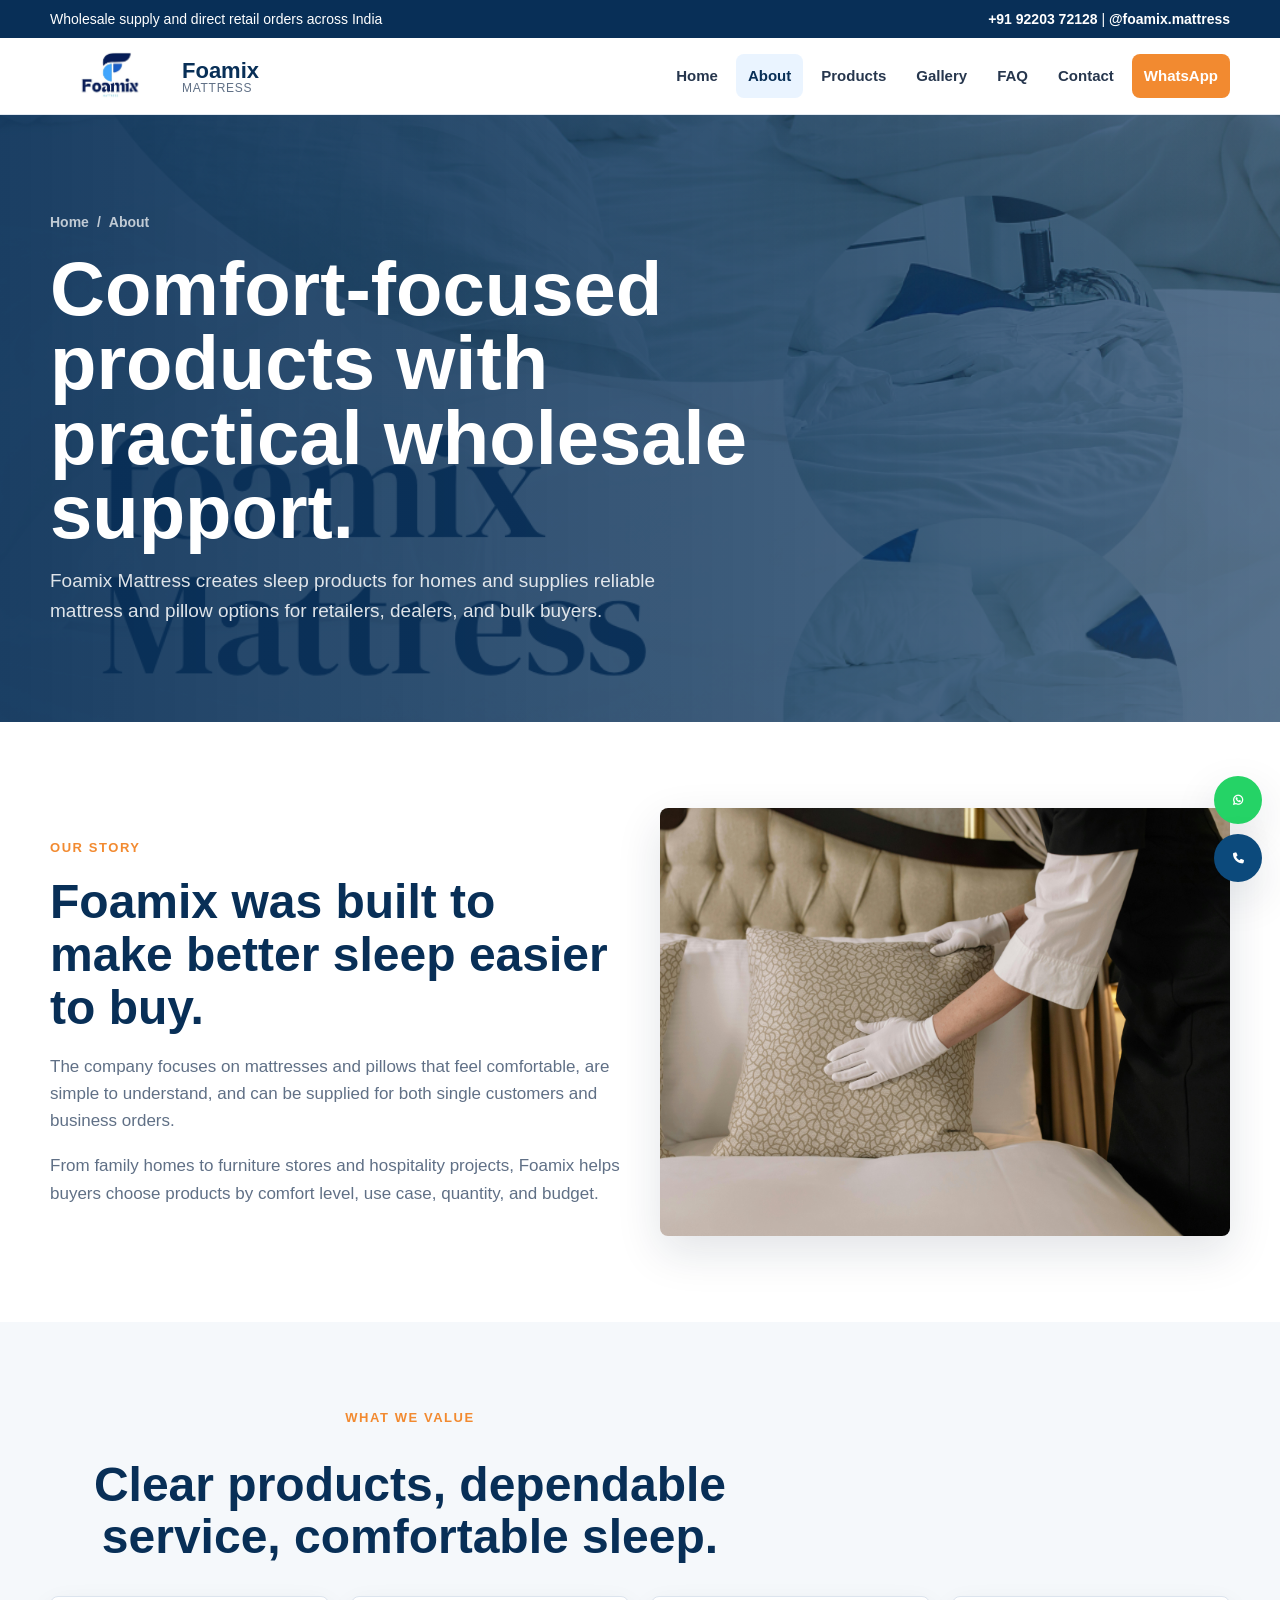
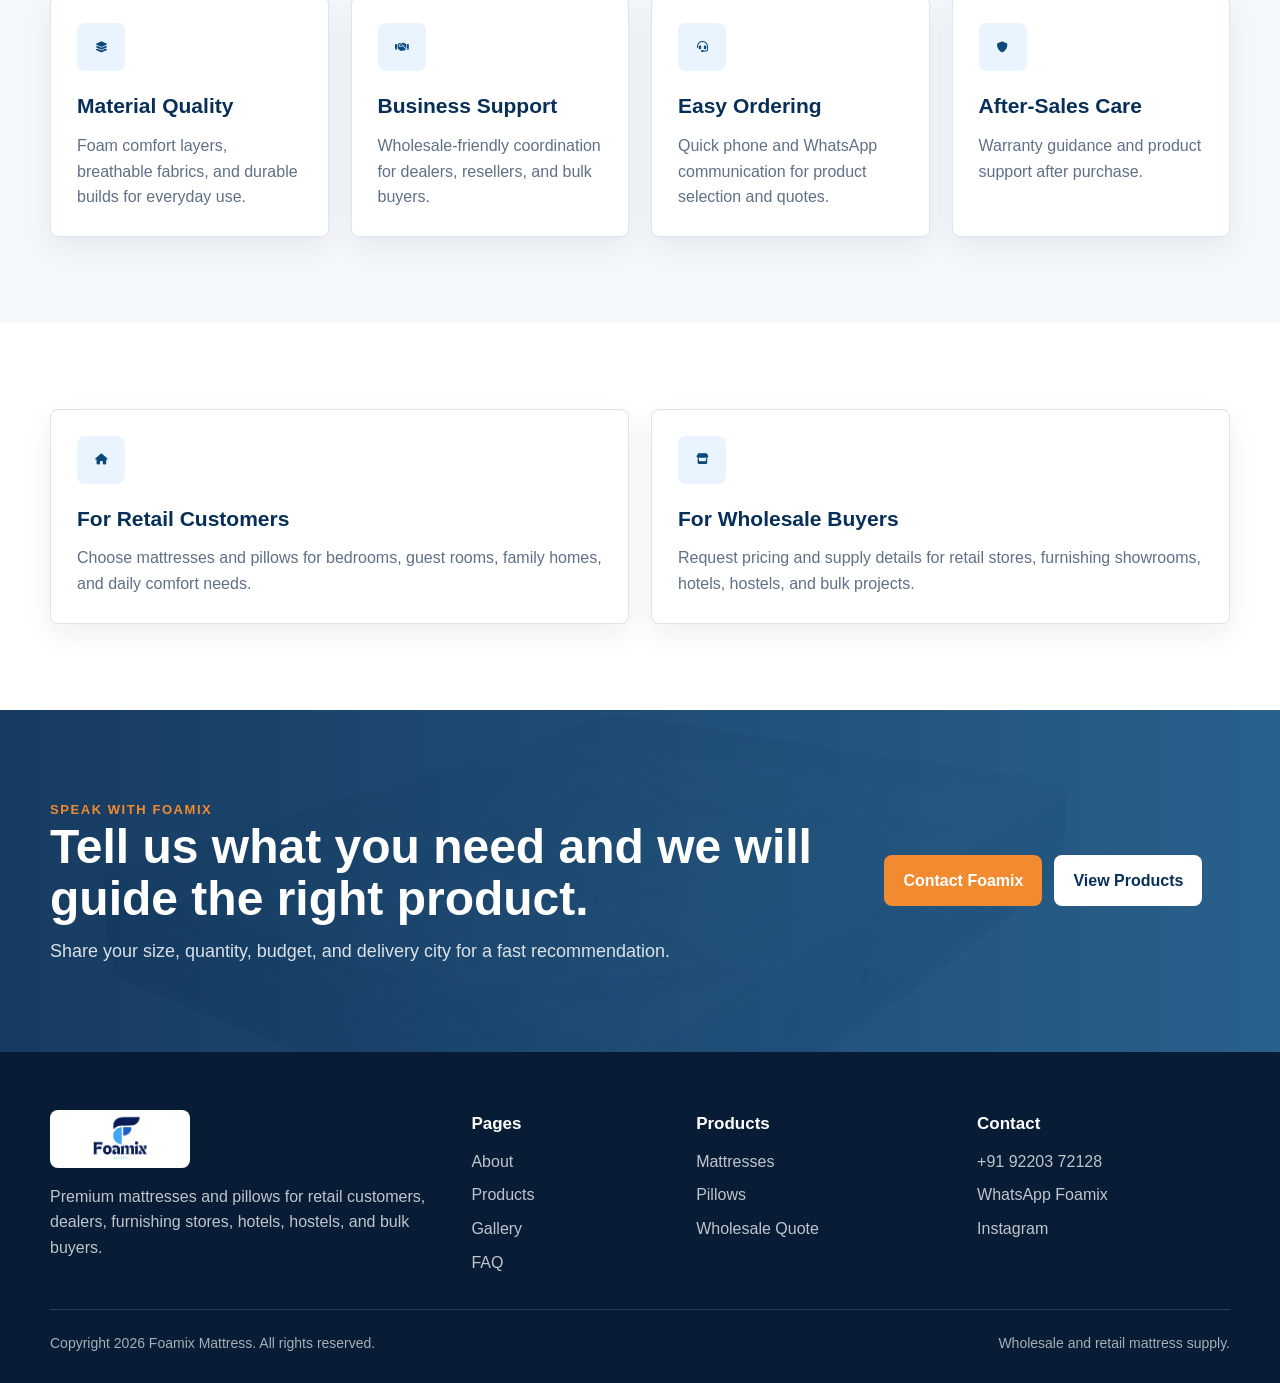
<file: about.html>
<!DOCTYPE html>
<html lang="en">

<head>
  <meta charset="UTF-8">
  <meta name="viewport" content="width=device-width, initial-scale=1.0">
  <meta name="description" content="Learn about Foamix Mattress, a wholesale and retail mattress company serving customers, dealers, and bulk buyers.">
  <title>About Foamix Mattress</title>
  <link rel="stylesheet" href="style.css">
  <link rel="stylesheet" href="https://cdnjs.cloudflare.com/ajax/libs/font-awesome/6.4.0/css/all.min.css">
  <script src="script.js" defer></script>
</head>

<body>
  <div class="top-bar">
    <div class="top-bar-inner">
      <span>Wholesale supply and direct retail orders across India</span>
      <span><a href="tel:+919220372128">+91 92203 72128</a> | <a href="https://www.instagram.com/foamix.mattress/" target="_blank" rel="noopener">@foamix.mattress</a></span>
    </div>
  </div>

  <header class="site-header">
    <div class="nav-inner">
      <a href="index.html" class="brand-link" aria-label="Foamix home">
        <img src="images/logo.jpg" alt="Foamix Mattress logo">
        <span class="brand-text"><strong>Foamix</strong><span>Mattress</span></span>
      </a>
      <button class="nav-toggle" type="button" aria-label="Open navigation" aria-expanded="false"><span></span></button>
      <nav class="main-nav" aria-label="Main navigation">
        <a href="index.html">Home</a>
        <a href="about.html" class="active">About</a>
        <a href="products.html">Products</a>
        <a href="gallery.html">Gallery</a>
        <a href="faq.html">FAQ</a>
        <a href="contact.html">Contact</a>
        <a class="nav-cta" href="https://wa.me/message/WDIE33I6JFOUL1" target="_blank" rel="noopener">WhatsApp</a>
      </nav>
    </div>
  </header>

  <main>
    <section class="page-hero">
      <div class="section-inner">
        <div class="breadcrumbs"><a href="index.html">Home</a><span>/</span><span>About</span></div>
        <h1>Comfort-focused products with practical wholesale support.</h1>
        <p>Foamix Mattress creates sleep products for homes and supplies reliable mattress and pillow options for retailers, dealers, and bulk buyers.</p>
      </div>
    </section>

    <section class="section">
      <div class="section-inner split">
        <div class="copy-stack reveal">
          <span class="eyebrow">Our story</span>
          <h2>Foamix was built to make better sleep easier to buy.</h2>
          <p>The company focuses on mattresses and pillows that feel comfortable, are simple to understand, and can be supplied for both single customers and business orders.</p>
          <p>From family homes to furniture stores and hospitality projects, Foamix helps buyers choose products by comfort level, use case, quantity, and budget.</p>
        </div>
        <div class="split-media reveal">
          <img src="images/comfort.jpg" alt="Soft mattress comfort detail">
        </div>
      </div>
    </section>

    <section class="section alt">
      <div class="section-inner">
        <div class="section-head center">
          <span class="eyebrow">What we value</span>
          <h2>Clear products, dependable service, comfortable sleep.</h2>
        </div>
        <div class="grid four">
          <article class="feature-card reveal">
            <span class="icon-box"><i class="fa-solid fa-layer-group"></i></span>
            <h3>Material Quality</h3>
            <p>Foam comfort layers, breathable fabrics, and durable builds for everyday use.</p>
          </article>
          <article class="feature-card reveal">
            <span class="icon-box"><i class="fa-solid fa-handshake"></i></span>
            <h3>Business Support</h3>
            <p>Wholesale-friendly coordination for dealers, resellers, and bulk buyers.</p>
          </article>
          <article class="feature-card reveal">
            <span class="icon-box"><i class="fa-solid fa-headset"></i></span>
            <h3>Easy Ordering</h3>
            <p>Quick phone and WhatsApp communication for product selection and quotes.</p>
          </article>
          <article class="feature-card reveal">
            <span class="icon-box"><i class="fa-solid fa-shield"></i></span>
            <h3>After-Sales Care</h3>
            <p>Warranty guidance and product support after purchase.</p>
          </article>
        </div>
      </div>
    </section>

    <section class="section">
      <div class="section-inner grid two">
        <article class="service-card reveal">
          <span class="icon-box"><i class="fa-solid fa-house"></i></span>
          <h3>For Retail Customers</h3>
          <p>Choose mattresses and pillows for bedrooms, guest rooms, family homes, and daily comfort needs.</p>
        </article>
        <article class="service-card reveal">
          <span class="icon-box"><i class="fa-solid fa-store"></i></span>
          <h3>For Wholesale Buyers</h3>
          <p>Request pricing and supply details for retail stores, furnishing showrooms, hotels, hostels, and bulk projects.</p>
        </article>
      </div>
    </section>

    <section class="section cta-band">
      <div class="section-inner cta-panel">
        <div>
          <span class="eyebrow">Speak with Foamix</span>
          <h2>Tell us what you need and we will guide the right product.</h2>
          <p>Share your size, quantity, budget, and delivery city for a fast recommendation.</p>
        </div>
        <div class="section-actions">
          <a class="btn btn-primary" href="contact.html">Contact Foamix</a>
          <a class="btn btn-secondary" href="products.html">View Products</a>
        </div>
      </div>
    </section>
  </main>

  <footer class="site-footer">
    <div class="footer-inner">
      <div class="footer-grid">
        <div>
          <img class="footer-logo" src="images/logo.jpg" alt="Foamix Mattress logo">
          <p>Premium mattresses and pillows for retail customers, dealers, furnishing stores, hotels, hostels, and bulk buyers.</p>
        </div>
        <div>
          <h3>Pages</h3>
          <div class="footer-links"><a href="about.html">About</a><a href="products.html">Products</a><a href="gallery.html">Gallery</a><a href="faq.html">FAQ</a></div>
        </div>
        <div>
          <h3>Products</h3>
          <div class="footer-links"><a href="mattress.html">Mattresses</a><a href="pillow.html">Pillows</a><a href="contact.html">Wholesale Quote</a></div>
        </div>
        <div>
          <h3>Contact</h3>
          <div class="footer-links"><a href="tel:+919220372128">+91 92203 72128</a><a href="https://wa.me/message/WDIE33I6JFOUL1" target="_blank" rel="noopener">WhatsApp Foamix</a><a href="https://www.instagram.com/foamix.mattress/" target="_blank" rel="noopener">Instagram</a></div>
        </div>
      </div>
      <div class="footer-bottom"><span>Copyright 2026 Foamix Mattress. All rights reserved.</span><span>Wholesale and retail mattress supply.</span></div>
    </div>
  </footer>

  <div class="floating-actions" aria-label="Quick contact">
    <a class="float-btn whatsapp" href="https://wa.me/message/WDIE33I6JFOUL1" target="_blank" rel="noopener" aria-label="Chat on WhatsApp"><i class="fa-brands fa-whatsapp"></i></a>
    <a class="float-btn call" href="tel:+919220372128" aria-label="Call Foamix"><i class="fa-solid fa-phone"></i></a>
  </div>
</body>

</html>
</file>
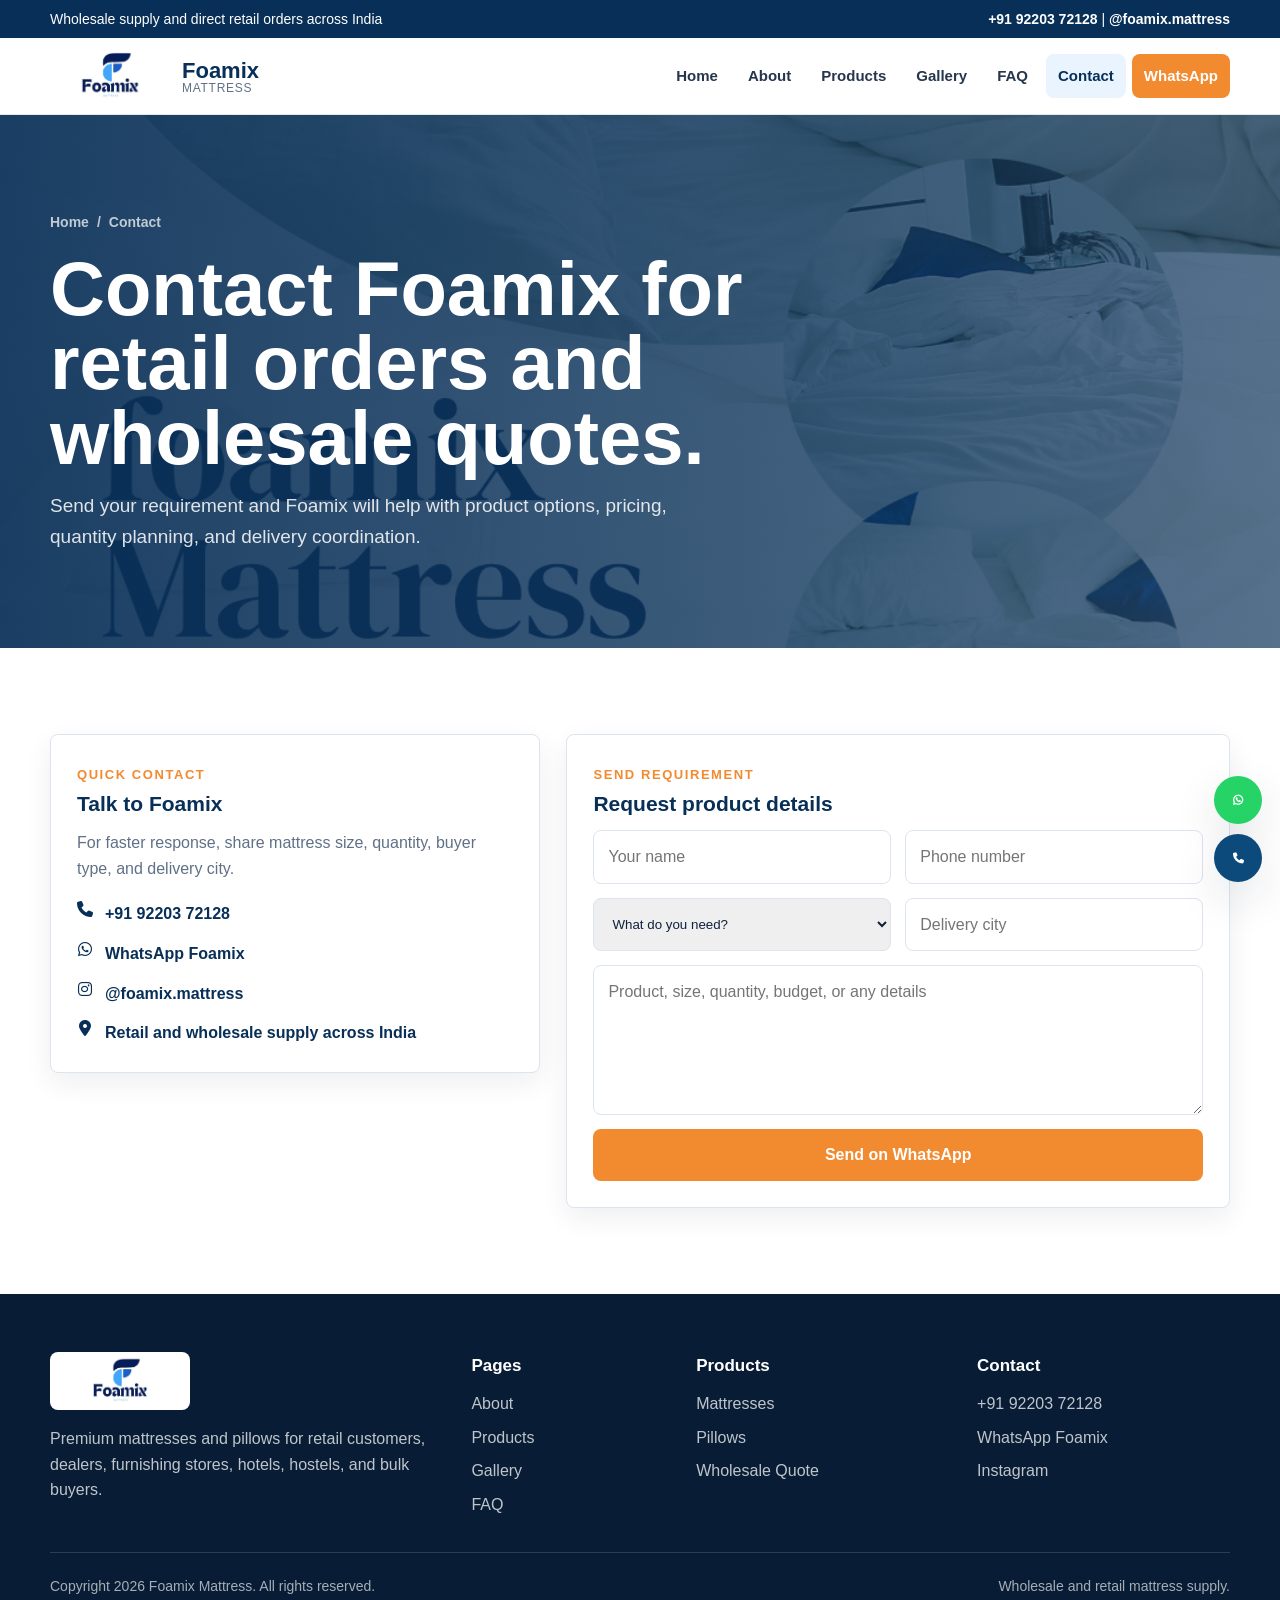
<file: contact.html>
<!DOCTYPE html>
<html lang="en">

<head>
  <meta charset="UTF-8">
  <meta name="viewport" content="width=device-width, initial-scale=1.0">
  <meta name="description" content="Contact Foamix Mattress for retail orders, wholesale mattress supply, pillow orders, and bulk quotes.">
  <title>Contact Foamix Mattress</title>
  <link rel="stylesheet" href="style.css">
  <link rel="stylesheet" href="https://cdnjs.cloudflare.com/ajax/libs/font-awesome/6.4.0/css/all.min.css">
  <script src="script.js" defer></script>
</head>

<body>
  <div class="top-bar">
    <div class="top-bar-inner">
      <span>Wholesale supply and direct retail orders across India</span>
      <span><a href="tel:+919220372128">+91 92203 72128</a> | <a href="https://www.instagram.com/foamix.mattress/" target="_blank" rel="noopener">@foamix.mattress</a></span>
    </div>
  </div>

  <header class="site-header">
    <div class="nav-inner">
      <a href="index.html" class="brand-link" aria-label="Foamix home">
        <img src="images/logo.jpg" alt="Foamix Mattress logo">
        <span class="brand-text"><strong>Foamix</strong><span>Mattress</span></span>
      </a>
      <button class="nav-toggle" type="button" aria-label="Open navigation" aria-expanded="false"><span></span></button>
      <nav class="main-nav" aria-label="Main navigation">
        <a href="index.html">Home</a>
        <a href="about.html">About</a>
        <a href="products.html">Products</a>
        <a href="gallery.html">Gallery</a>
        <a href="faq.html">FAQ</a>
        <a href="contact.html" class="active">Contact</a>
        <a class="nav-cta" href="https://wa.me/message/WDIE33I6JFOUL1" target="_blank" rel="noopener">WhatsApp</a>
      </nav>
    </div>
  </header>

  <main>
    <section class="page-hero">
      <div class="section-inner">
        <div class="breadcrumbs"><a href="index.html">Home</a><span>/</span><span>Contact</span></div>
        <h1>Contact Foamix for retail orders and wholesale quotes.</h1>
        <p>Send your requirement and Foamix will help with product options, pricing, quantity planning, and delivery coordination.</p>
      </div>
    </section>

    <section class="section">
      <div class="section-inner contact-layout">
        <aside class="contact-card reveal">
          <span class="eyebrow">Quick contact</span>
          <h3>Talk to Foamix</h3>
          <p>For faster response, share mattress size, quantity, buyer type, and delivery city.</p>
          <div class="contact-list">
            <a href="tel:+919220372128"><i class="fa-solid fa-phone"></i> +91 92203 72128</a>
            <a href="https://wa.me/message/WDIE33I6JFOUL1" target="_blank" rel="noopener"><i class="fa-brands fa-whatsapp"></i> WhatsApp Foamix</a>
            <a href="https://www.instagram.com/foamix.mattress/" target="_blank" rel="noopener"><i class="fa-brands fa-instagram"></i> @foamix.mattress</a>
            <span><i class="fa-solid fa-location-dot"></i> Retail and wholesale supply across India</span>
          </div>
        </aside>

        <section class="contact-card reveal">
          <span class="eyebrow">Send requirement</span>
          <h3>Request product details</h3>
          <form class="contact-form">
            <div class="form-row">
              <input type="text" name="name" placeholder="Your name" required>
              <input type="tel" name="phone" placeholder="Phone number" required>
            </div>
            <div class="form-row">
              <select name="need" required>
                <option value="">What do you need?</option>
                <option>Retail mattress order</option>
                <option>Wholesale mattress quote</option>
                <option>Pillow order</option>
                <option>Hotel or hostel bulk supply</option>
                <option>Dealer or reseller enquiry</option>
              </select>
              <input type="text" name="city" placeholder="Delivery city">
            </div>
            <textarea name="message" placeholder="Product, size, quantity, budget, or any details"></textarea>
            <button class="btn btn-primary" type="submit">Send on WhatsApp</button>
          </form>
        </section>
      </div>
    </section>
  </main>

  <footer class="site-footer">
    <div class="footer-inner">
      <div class="footer-grid">
        <div><img class="footer-logo" src="images/logo.jpg" alt="Foamix Mattress logo"><p>Premium mattresses and pillows for retail customers, dealers, furnishing stores, hotels, hostels, and bulk buyers.</p></div>
        <div><h3>Pages</h3><div class="footer-links"><a href="about.html">About</a><a href="products.html">Products</a><a href="gallery.html">Gallery</a><a href="faq.html">FAQ</a></div></div>
        <div><h3>Products</h3><div class="footer-links"><a href="mattress.html">Mattresses</a><a href="pillow.html">Pillows</a><a href="contact.html">Wholesale Quote</a></div></div>
        <div><h3>Contact</h3><div class="footer-links"><a href="tel:+919220372128">+91 92203 72128</a><a href="https://wa.me/message/WDIE33I6JFOUL1" target="_blank" rel="noopener">WhatsApp Foamix</a><a href="https://www.instagram.com/foamix.mattress/" target="_blank" rel="noopener">Instagram</a></div></div>
      </div>
      <div class="footer-bottom"><span>Copyright 2026 Foamix Mattress. All rights reserved.</span><span>Wholesale and retail mattress supply.</span></div>
    </div>
  </footer>

  <div class="floating-actions" aria-label="Quick contact">
    <a class="float-btn whatsapp" href="https://wa.me/message/WDIE33I6JFOUL1" target="_blank" rel="noopener" aria-label="Chat on WhatsApp"><i class="fa-brands fa-whatsapp"></i></a>
    <a class="float-btn call" href="tel:+919220372128" aria-label="Call Foamix"><i class="fa-solid fa-phone"></i></a>
  </div>
</body>

</html>
</file>
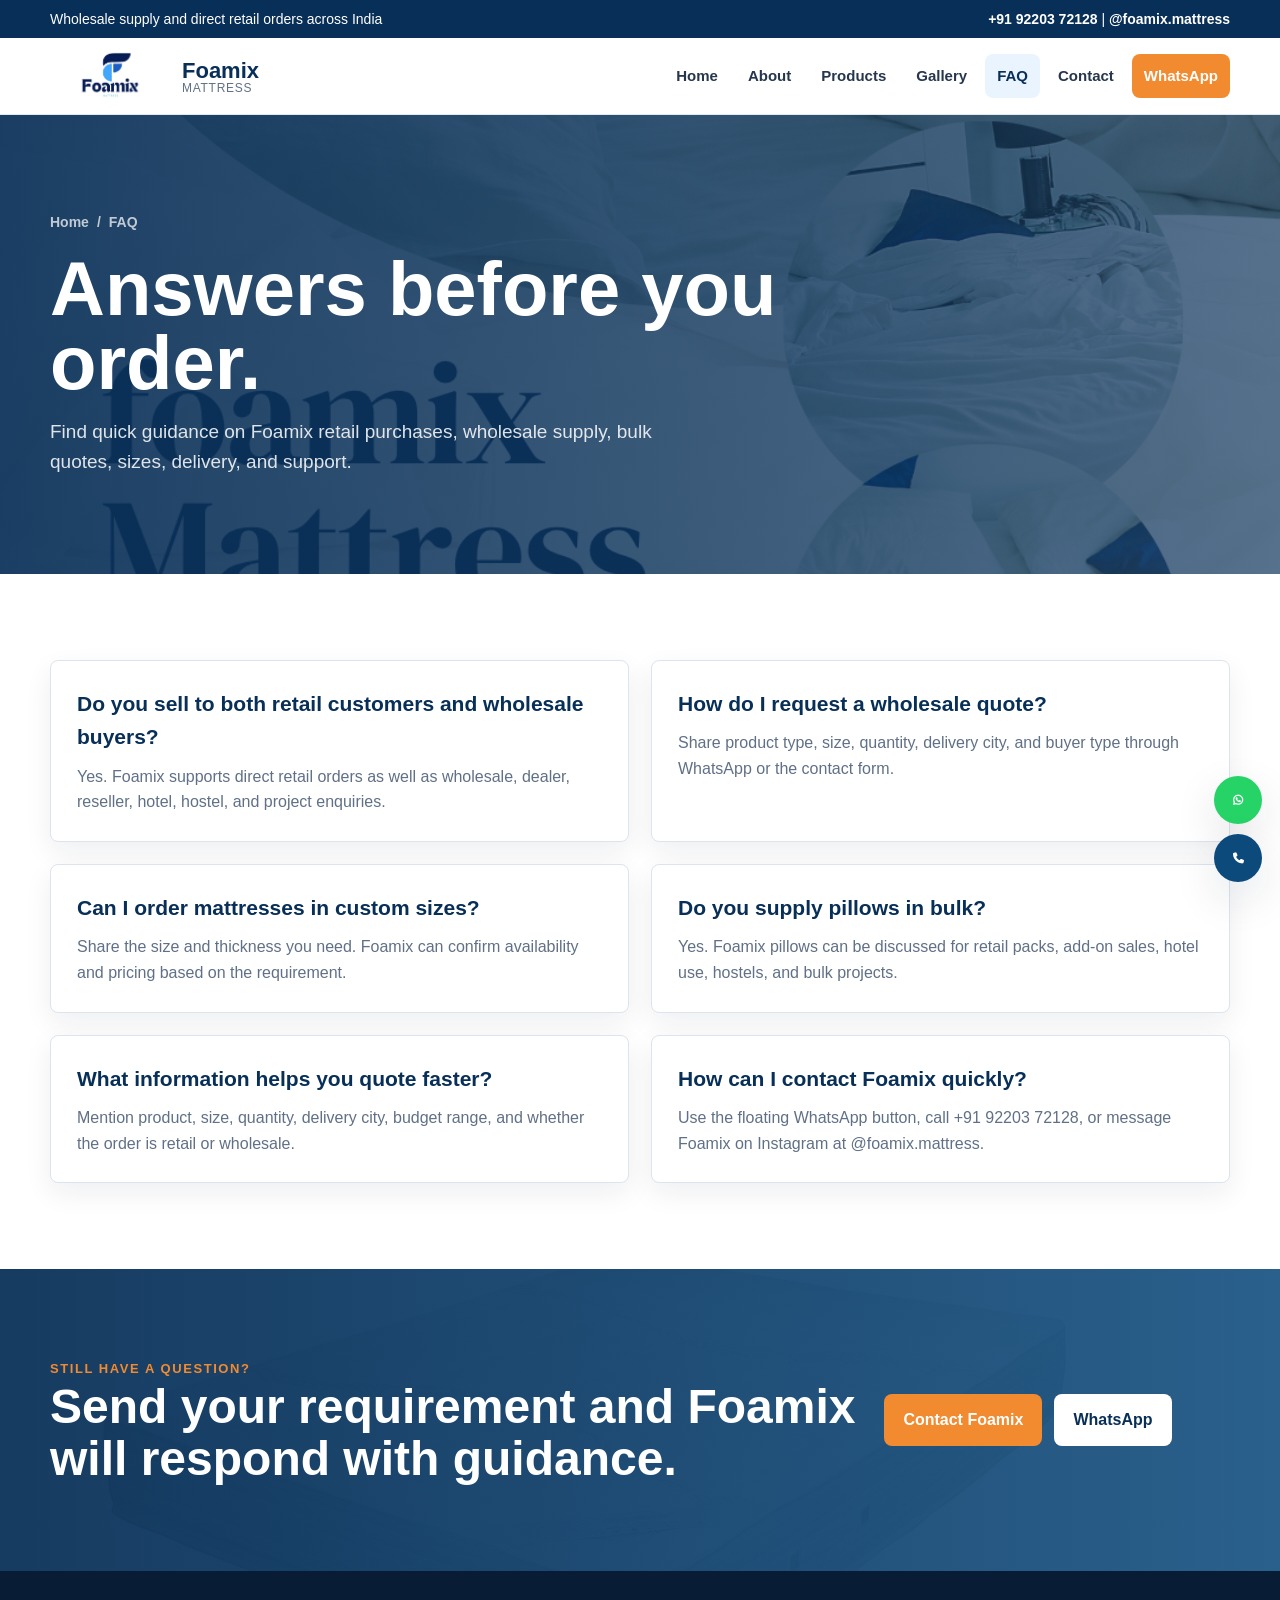
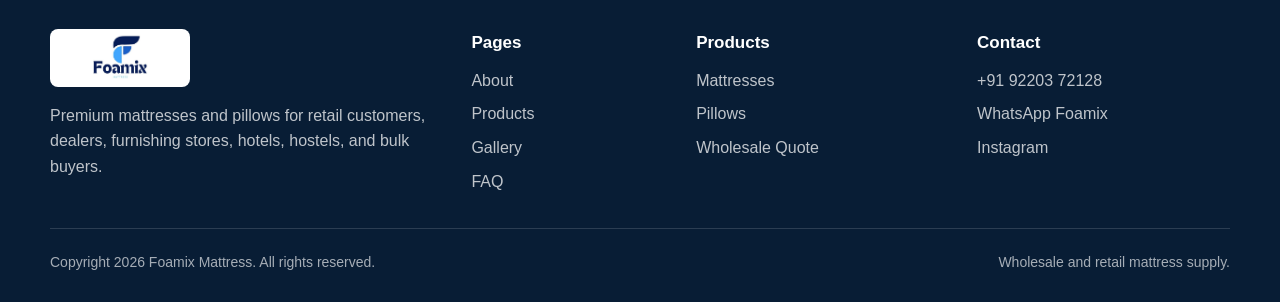
<file: faq.html>
<!DOCTYPE html>
<html lang="en">

<head>
  <meta charset="UTF-8">
  <meta name="viewport" content="width=device-width, initial-scale=1.0">
  <meta name="description" content="Foamix Mattress frequently asked questions for retail, wholesale, bulk, warranty, and delivery enquiries.">
  <title>Foamix FAQ</title>
  <link rel="stylesheet" href="style.css">
  <link rel="stylesheet" href="https://cdnjs.cloudflare.com/ajax/libs/font-awesome/6.4.0/css/all.min.css">
  <script src="script.js" defer></script>
</head>

<body>
  <div class="top-bar">
    <div class="top-bar-inner">
      <span>Wholesale supply and direct retail orders across India</span>
      <span><a href="tel:+919220372128">+91 92203 72128</a> | <a href="https://www.instagram.com/foamix.mattress/" target="_blank" rel="noopener">@foamix.mattress</a></span>
    </div>
  </div>

  <header class="site-header">
    <div class="nav-inner">
      <a href="index.html" class="brand-link" aria-label="Foamix home">
        <img src="images/logo.jpg" alt="Foamix Mattress logo">
        <span class="brand-text"><strong>Foamix</strong><span>Mattress</span></span>
      </a>
      <button class="nav-toggle" type="button" aria-label="Open navigation" aria-expanded="false"><span></span></button>
      <nav class="main-nav" aria-label="Main navigation">
        <a href="index.html">Home</a>
        <a href="about.html">About</a>
        <a href="products.html">Products</a>
        <a href="gallery.html">Gallery</a>
        <a href="faq.html" class="active">FAQ</a>
        <a href="contact.html">Contact</a>
        <a class="nav-cta" href="https://wa.me/message/WDIE33I6JFOUL1" target="_blank" rel="noopener">WhatsApp</a>
      </nav>
    </div>
  </header>

  <main>
    <section class="page-hero">
      <div class="section-inner">
        <div class="breadcrumbs"><a href="index.html">Home</a><span>/</span><span>FAQ</span></div>
        <h1>Answers before you order.</h1>
        <p>Find quick guidance on Foamix retail purchases, wholesale supply, bulk quotes, sizes, delivery, and support.</p>
      </div>
    </section>

    <section class="section">
      <div class="section-inner grid two">
        <article class="faq-card reveal">
          <h3>Do you sell to both retail customers and wholesale buyers?</h3>
          <p>Yes. Foamix supports direct retail orders as well as wholesale, dealer, reseller, hotel, hostel, and project enquiries.</p>
        </article>
        <article class="faq-card reveal">
          <h3>How do I request a wholesale quote?</h3>
          <p>Share product type, size, quantity, delivery city, and buyer type through WhatsApp or the contact form.</p>
        </article>
        <article class="faq-card reveal">
          <h3>Can I order mattresses in custom sizes?</h3>
          <p>Share the size and thickness you need. Foamix can confirm availability and pricing based on the requirement.</p>
        </article>
        <article class="faq-card reveal">
          <h3>Do you supply pillows in bulk?</h3>
          <p>Yes. Foamix pillows can be discussed for retail packs, add-on sales, hotel use, hostels, and bulk projects.</p>
        </article>
        <article class="faq-card reveal">
          <h3>What information helps you quote faster?</h3>
          <p>Mention product, size, quantity, delivery city, budget range, and whether the order is retail or wholesale.</p>
        </article>
        <article class="faq-card reveal">
          <h3>How can I contact Foamix quickly?</h3>
          <p>Use the floating WhatsApp button, call +91 92203 72128, or message Foamix on Instagram at @foamix.mattress.</p>
        </article>
      </div>
    </section>

    <section class="section cta-band">
      <div class="section-inner cta-panel">
        <div>
          <span class="eyebrow">Still have a question?</span>
          <h2>Send your requirement and Foamix will respond with guidance.</h2>
        </div>
        <div class="section-actions">
          <a class="btn btn-primary" href="contact.html">Contact Foamix</a>
          <a class="btn btn-secondary" href="https://wa.me/message/WDIE33I6JFOUL1" target="_blank" rel="noopener">WhatsApp</a>
        </div>
      </div>
    </section>
  </main>

  <footer class="site-footer">
    <div class="footer-inner">
      <div class="footer-grid">
        <div><img class="footer-logo" src="images/logo.jpg" alt="Foamix Mattress logo"><p>Premium mattresses and pillows for retail customers, dealers, furnishing stores, hotels, hostels, and bulk buyers.</p></div>
        <div><h3>Pages</h3><div class="footer-links"><a href="about.html">About</a><a href="products.html">Products</a><a href="gallery.html">Gallery</a><a href="faq.html">FAQ</a></div></div>
        <div><h3>Products</h3><div class="footer-links"><a href="mattress.html">Mattresses</a><a href="pillow.html">Pillows</a><a href="contact.html">Wholesale Quote</a></div></div>
        <div><h3>Contact</h3><div class="footer-links"><a href="tel:+919220372128">+91 92203 72128</a><a href="https://wa.me/message/WDIE33I6JFOUL1" target="_blank" rel="noopener">WhatsApp Foamix</a><a href="https://www.instagram.com/foamix.mattress/" target="_blank" rel="noopener">Instagram</a></div></div>
      </div>
      <div class="footer-bottom"><span>Copyright 2026 Foamix Mattress. All rights reserved.</span><span>Wholesale and retail mattress supply.</span></div>
    </div>
  </footer>

  <div class="floating-actions" aria-label="Quick contact">
    <a class="float-btn whatsapp" href="https://wa.me/message/WDIE33I6JFOUL1" target="_blank" rel="noopener" aria-label="Chat on WhatsApp"><i class="fa-brands fa-whatsapp"></i></a>
    <a class="float-btn call" href="tel:+919220372128" aria-label="Call Foamix"><i class="fa-solid fa-phone"></i></a>
  </div>
</body>

</html>
</file>
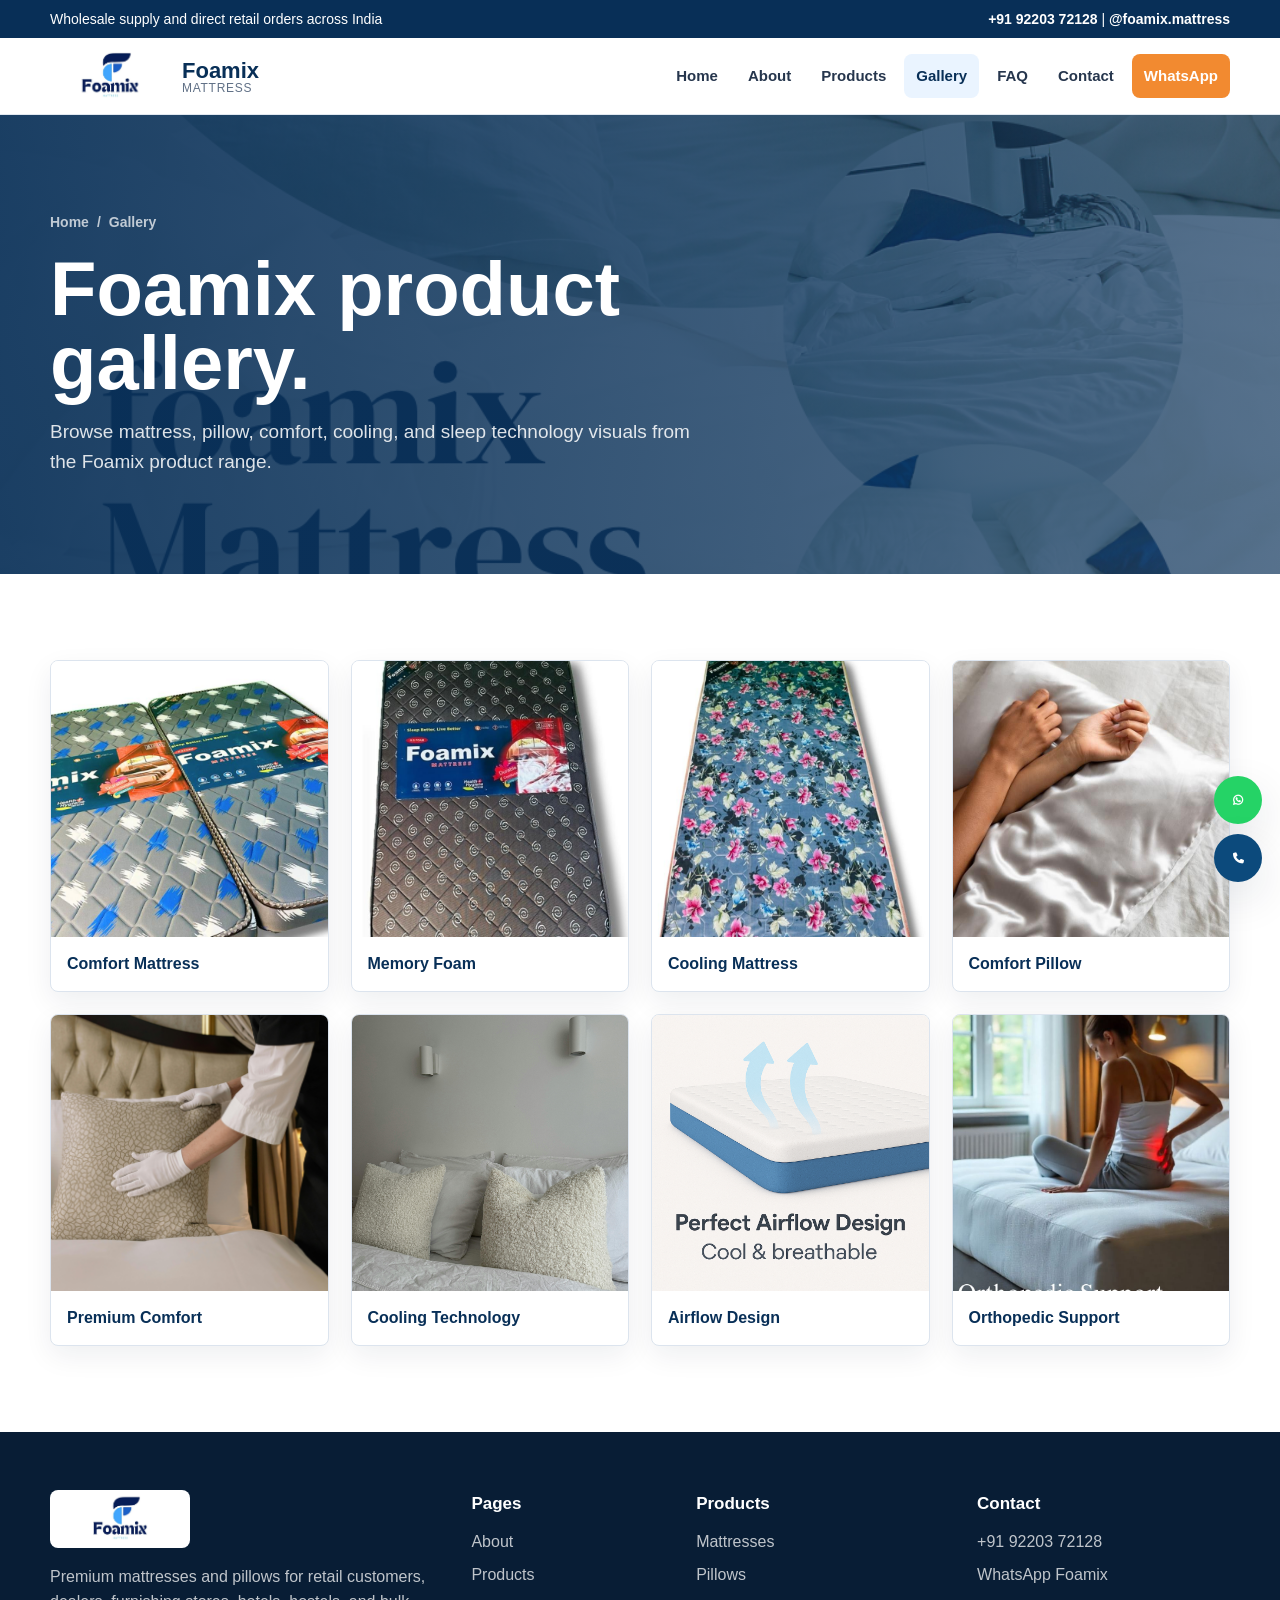
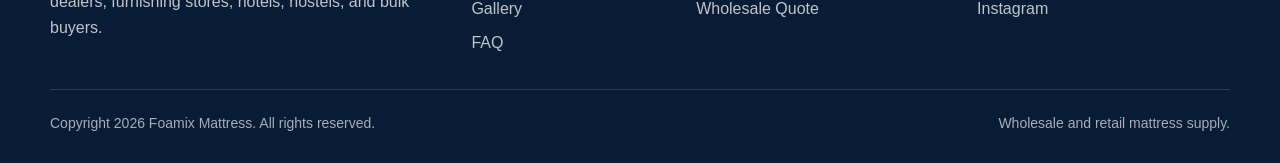
<file: gallery.html>
<!DOCTYPE html>
<html lang="en">

<head>
  <meta charset="UTF-8">
  <meta name="viewport" content="width=device-width, initial-scale=1.0">
  <meta name="description" content="View Foamix Mattress product gallery.">
  <title>Foamix Gallery</title>
  <link rel="stylesheet" href="style.css">
  <link rel="stylesheet" href="https://cdnjs.cloudflare.com/ajax/libs/font-awesome/6.4.0/css/all.min.css">
  <script src="script.js" defer></script>
</head>

<body>
  <div class="top-bar">
    <div class="top-bar-inner">
      <span>Wholesale supply and direct retail orders across India</span>
      <span><a href="tel:+919220372128">+91 92203 72128</a> | <a href="https://www.instagram.com/foamix.mattress/" target="_blank" rel="noopener">@foamix.mattress</a></span>
    </div>
  </div>

  <header class="site-header">
    <div class="nav-inner">
      <a href="index.html" class="brand-link" aria-label="Foamix home">
        <img src="images/logo.jpg" alt="Foamix Mattress logo">
        <span class="brand-text"><strong>Foamix</strong><span>Mattress</span></span>
      </a>
      <button class="nav-toggle" type="button" aria-label="Open navigation" aria-expanded="false"><span></span></button>
      <nav class="main-nav" aria-label="Main navigation">
        <a href="index.html">Home</a>
        <a href="about.html">About</a>
        <a href="products.html">Products</a>
        <a href="gallery.html" class="active">Gallery</a>
        <a href="faq.html">FAQ</a>
        <a href="contact.html">Contact</a>
        <a class="nav-cta" href="https://wa.me/message/WDIE33I6JFOUL1" target="_blank" rel="noopener">WhatsApp</a>
      </nav>
    </div>
  </header>

  <main>
    <section class="page-hero">
      <div class="section-inner">
        <div class="breadcrumbs"><a href="index.html">Home</a><span>/</span><span>Gallery</span></div>
        <h1>Foamix product gallery.</h1>
        <p>Browse mattress, pillow, comfort, cooling, and sleep technology visuals from the Foamix product range.</p>
      </div>
    </section>

    <section class="section">
      <div class="section-inner">
        <div class="grid four">
          <article class="gallery-card reveal"><img src="images/mattress1.jpg" alt="Foamix comfort mattress"><p>Comfort Mattress</p></article>
          <article class="gallery-card reveal"><img src="images/mattress2.jpg" alt="Foamix memory foam mattress"><p>Memory Foam</p></article>
          <article class="gallery-card reveal"><img src="images/mattress3.jpg" alt="Foamix cooling mattress"><p>Cooling Mattress</p></article>
          <article class="gallery-card reveal"><img src="images/pillow1.jpg" alt="Foamix comfort pillow"><p>Comfort Pillow</p></article>
          <article class="gallery-card reveal"><img src="images/comfort.jpg" alt="Premium comfort material"><p>Premium Comfort</p></article>
          <article class="gallery-card reveal"><img src="images/cooling.jpg" alt="Cooling sleep technology"><p>Cooling Technology</p></article>
          <article class="gallery-card reveal"><img src="images/airflow.jpg" alt="Airflow design"><p>Airflow Design</p></article>
          <article class="gallery-card reveal"><img src="images/orthopedic.jpg" alt="Orthopedic mattress support"><p>Orthopedic Support</p></article>
        </div>
      </div>
    </section>
  </main>

  <footer class="site-footer">
    <div class="footer-inner">
      <div class="footer-grid">
        <div><img class="footer-logo" src="images/logo.jpg" alt="Foamix Mattress logo"><p>Premium mattresses and pillows for retail customers, dealers, furnishing stores, hotels, hostels, and bulk buyers.</p></div>
        <div><h3>Pages</h3><div class="footer-links"><a href="about.html">About</a><a href="products.html">Products</a><a href="gallery.html">Gallery</a><a href="faq.html">FAQ</a></div></div>
        <div><h3>Products</h3><div class="footer-links"><a href="mattress.html">Mattresses</a><a href="pillow.html">Pillows</a><a href="contact.html">Wholesale Quote</a></div></div>
        <div><h3>Contact</h3><div class="footer-links"><a href="tel:+919220372128">+91 92203 72128</a><a href="https://wa.me/message/WDIE33I6JFOUL1" target="_blank" rel="noopener">WhatsApp Foamix</a><a href="https://www.instagram.com/foamix.mattress/" target="_blank" rel="noopener">Instagram</a></div></div>
      </div>
      <div class="footer-bottom"><span>Copyright 2026 Foamix Mattress. All rights reserved.</span><span>Wholesale and retail mattress supply.</span></div>
    </div>
  </footer>

  <div class="floating-actions" aria-label="Quick contact">
    <a class="float-btn whatsapp" href="https://wa.me/message/WDIE33I6JFOUL1" target="_blank" rel="noopener" aria-label="Chat on WhatsApp"><i class="fa-brands fa-whatsapp"></i></a>
    <a class="float-btn call" href="tel:+919220372128" aria-label="Call Foamix"><i class="fa-solid fa-phone"></i></a>
  </div>
</body>

</html>
</file>
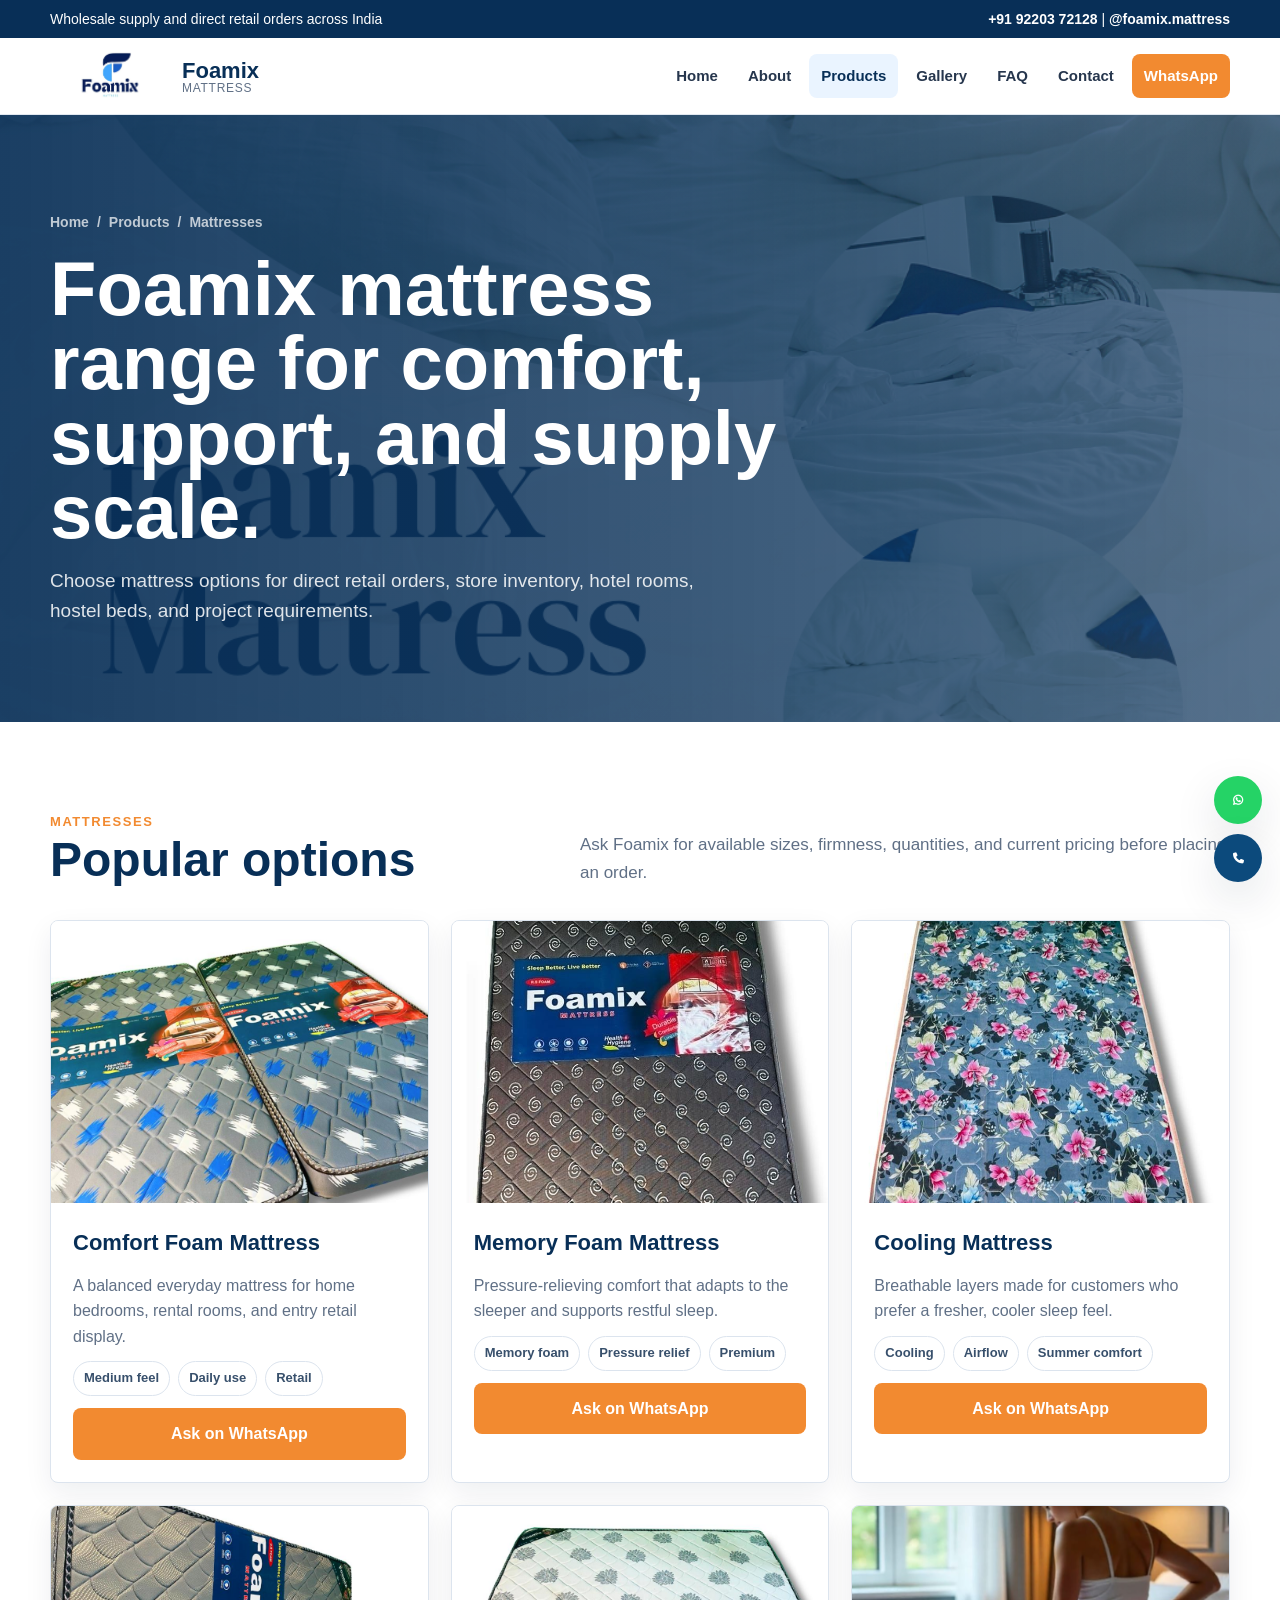
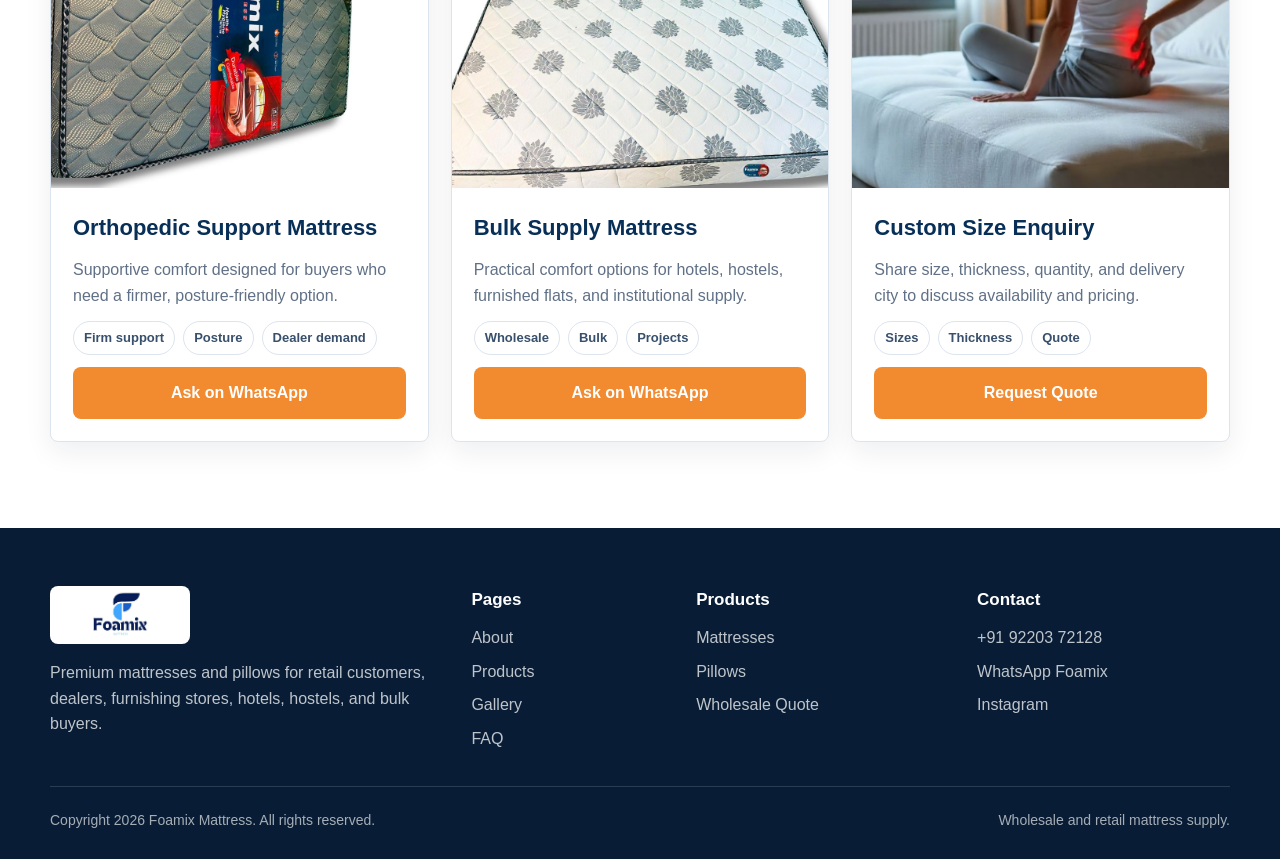
<file: mattress.html>
<!DOCTYPE html>
<html lang="en">

<head>
  <meta charset="UTF-8">
  <meta name="viewport" content="width=device-width, initial-scale=1.0">
  <meta name="description" content="Explore Foamix mattresses for homes, retailers, dealers, and bulk buyers.">
  <title>Foamix Mattresses</title>
  <link rel="stylesheet" href="style.css">
  <link rel="stylesheet" href="https://cdnjs.cloudflare.com/ajax/libs/font-awesome/6.4.0/css/all.min.css">
  <script src="script.js" defer></script>
</head>

<body>
  <div class="top-bar">
    <div class="top-bar-inner">
      <span>Wholesale supply and direct retail orders across India</span>
      <span><a href="tel:+919220372128">+91 92203 72128</a> | <a href="https://www.instagram.com/foamix.mattress/" target="_blank" rel="noopener">@foamix.mattress</a></span>
    </div>
  </div>

  <header class="site-header">
    <div class="nav-inner">
      <a href="index.html" class="brand-link" aria-label="Foamix home">
        <img src="images/logo.jpg" alt="Foamix Mattress logo">
        <span class="brand-text"><strong>Foamix</strong><span>Mattress</span></span>
      </a>
      <button class="nav-toggle" type="button" aria-label="Open navigation" aria-expanded="false"><span></span></button>
      <nav class="main-nav" aria-label="Main navigation">
        <a href="index.html">Home</a>
        <a href="about.html">About</a>
        <a href="products.html" class="active">Products</a>
        <a href="gallery.html">Gallery</a>
        <a href="faq.html">FAQ</a>
        <a href="contact.html">Contact</a>
        <a class="nav-cta" href="https://wa.me/message/WDIE33I6JFOUL1" target="_blank" rel="noopener">WhatsApp</a>
      </nav>
    </div>
  </header>

  <main>
    <section class="page-hero">
      <div class="section-inner">
        <div class="breadcrumbs"><a href="index.html">Home</a><span>/</span><a href="products.html">Products</a><span>/</span><span>Mattresses</span></div>
        <h1>Foamix mattress range for comfort, support, and supply scale.</h1>
        <p>Choose mattress options for direct retail orders, store inventory, hotel rooms, hostel beds, and project requirements.</p>
      </div>
    </section>

    <section class="section">
      <div class="section-inner">
        <div class="section-head">
          <div>
            <span class="eyebrow">Mattresses</span>
            <h2>Popular options</h2>
          </div>
          <p>Ask Foamix for available sizes, firmness, quantities, and current pricing before placing an order.</p>
        </div>

        <div class="grid three">
          <article class="product-card reveal">
            <img src="images/mattress1.jpg" alt="Comfort foam mattress">
            <div class="product-card-content">
              <h3>Comfort Foam Mattress</h3>
              <p>A balanced everyday mattress for home bedrooms, rental rooms, and entry retail display.</p>
              <ul class="product-meta"><li>Medium feel</li><li>Daily use</li><li>Retail</li></ul>
              <a class="btn btn-primary" href="https://wa.me/919220372128?text=Hello%20Foamix%2C%20I%20want%20details%20for%20Comfort%20Foam%20Mattress." target="_blank" rel="noopener">Ask on WhatsApp</a>
            </div>
          </article>

          <article class="product-card reveal">
            <img src="images/mattress2.jpg" alt="Memory foam mattress">
            <div class="product-card-content">
              <h3>Memory Foam Mattress</h3>
              <p>Pressure-relieving comfort that adapts to the sleeper and supports restful sleep.</p>
              <ul class="product-meta"><li>Memory foam</li><li>Pressure relief</li><li>Premium</li></ul>
              <a class="btn btn-primary" href="https://wa.me/919220372128?text=Hello%20Foamix%2C%20I%20want%20details%20for%20Memory%20Foam%20Mattress." target="_blank" rel="noopener">Ask on WhatsApp</a>
            </div>
          </article>

          <article class="product-card reveal">
            <img src="images/mattress3.jpg" alt="Cooling mattress">
            <div class="product-card-content">
              <h3>Cooling Mattress</h3>
              <p>Breathable layers made for customers who prefer a fresher, cooler sleep feel.</p>
              <ul class="product-meta"><li>Cooling</li><li>Airflow</li><li>Summer comfort</li></ul>
              <a class="btn btn-primary" href="https://wa.me/919220372128?text=Hello%20Foamix%2C%20I%20want%20details%20for%20Cooling%20Mattress." target="_blank" rel="noopener">Ask on WhatsApp</a>
            </div>
          </article>

          <article class="product-card reveal">
            <img src="images/mattress4.jpg" alt="Orthopedic mattress">
            <div class="product-card-content">
              <h3>Orthopedic Support Mattress</h3>
              <p>Supportive comfort designed for buyers who need a firmer, posture-friendly option.</p>
              <ul class="product-meta"><li>Firm support</li><li>Posture</li><li>Dealer demand</li></ul>
              <a class="btn btn-primary" href="https://wa.me/919220372128?text=Hello%20Foamix%2C%20I%20want%20details%20for%20Orthopedic%20Support%20Mattress." target="_blank" rel="noopener">Ask on WhatsApp</a>
            </div>
          </article>

          <article class="product-card reveal">
            <img src="images/mattress5.jpg" alt="Hotel supply mattress">
            <div class="product-card-content">
              <h3>Bulk Supply Mattress</h3>
              <p>Practical comfort options for hotels, hostels, furnished flats, and institutional supply.</p>
              <ul class="product-meta"><li>Wholesale</li><li>Bulk</li><li>Projects</li></ul>
              <a class="btn btn-primary" href="https://wa.me/919220372128?text=Hello%20Foamix%2C%20I%20need%20bulk%20mattress%20pricing." target="_blank" rel="noopener">Ask on WhatsApp</a>
            </div>
          </article>

          <article class="product-card reveal">
            <img src="images/orthopedic.jpg" alt="Custom size mattress support">
            <div class="product-card-content">
              <h3>Custom Size Enquiry</h3>
              <p>Share size, thickness, quantity, and delivery city to discuss availability and pricing.</p>
              <ul class="product-meta"><li>Sizes</li><li>Thickness</li><li>Quote</li></ul>
              <a class="btn btn-primary" href="contact.html">Request Quote</a>
            </div>
          </article>
        </div>
      </div>
    </section>
  </main>

  <footer class="site-footer">
    <div class="footer-inner">
      <div class="footer-grid">
        <div><img class="footer-logo" src="images/logo.jpg" alt="Foamix Mattress logo"><p>Premium mattresses and pillows for retail customers, dealers, furnishing stores, hotels, hostels, and bulk buyers.</p></div>
        <div><h3>Pages</h3><div class="footer-links"><a href="about.html">About</a><a href="products.html">Products</a><a href="gallery.html">Gallery</a><a href="faq.html">FAQ</a></div></div>
        <div><h3>Products</h3><div class="footer-links"><a href="mattress.html">Mattresses</a><a href="pillow.html">Pillows</a><a href="contact.html">Wholesale Quote</a></div></div>
        <div><h3>Contact</h3><div class="footer-links"><a href="tel:+919220372128">+91 92203 72128</a><a href="https://wa.me/message/WDIE33I6JFOUL1" target="_blank" rel="noopener">WhatsApp Foamix</a><a href="https://www.instagram.com/foamix.mattress/" target="_blank" rel="noopener">Instagram</a></div></div>
      </div>
      <div class="footer-bottom"><span>Copyright 2026 Foamix Mattress. All rights reserved.</span><span>Wholesale and retail mattress supply.</span></div>
    </div>
  </footer>

  <div class="floating-actions" aria-label="Quick contact">
    <a class="float-btn whatsapp" href="https://wa.me/message/WDIE33I6JFOUL1" target="_blank" rel="noopener" aria-label="Chat on WhatsApp"><i class="fa-brands fa-whatsapp"></i></a>
    <a class="float-btn call" href="tel:+919220372128" aria-label="Call Foamix"><i class="fa-solid fa-phone"></i></a>
  </div>
</body>

</html>
</file>
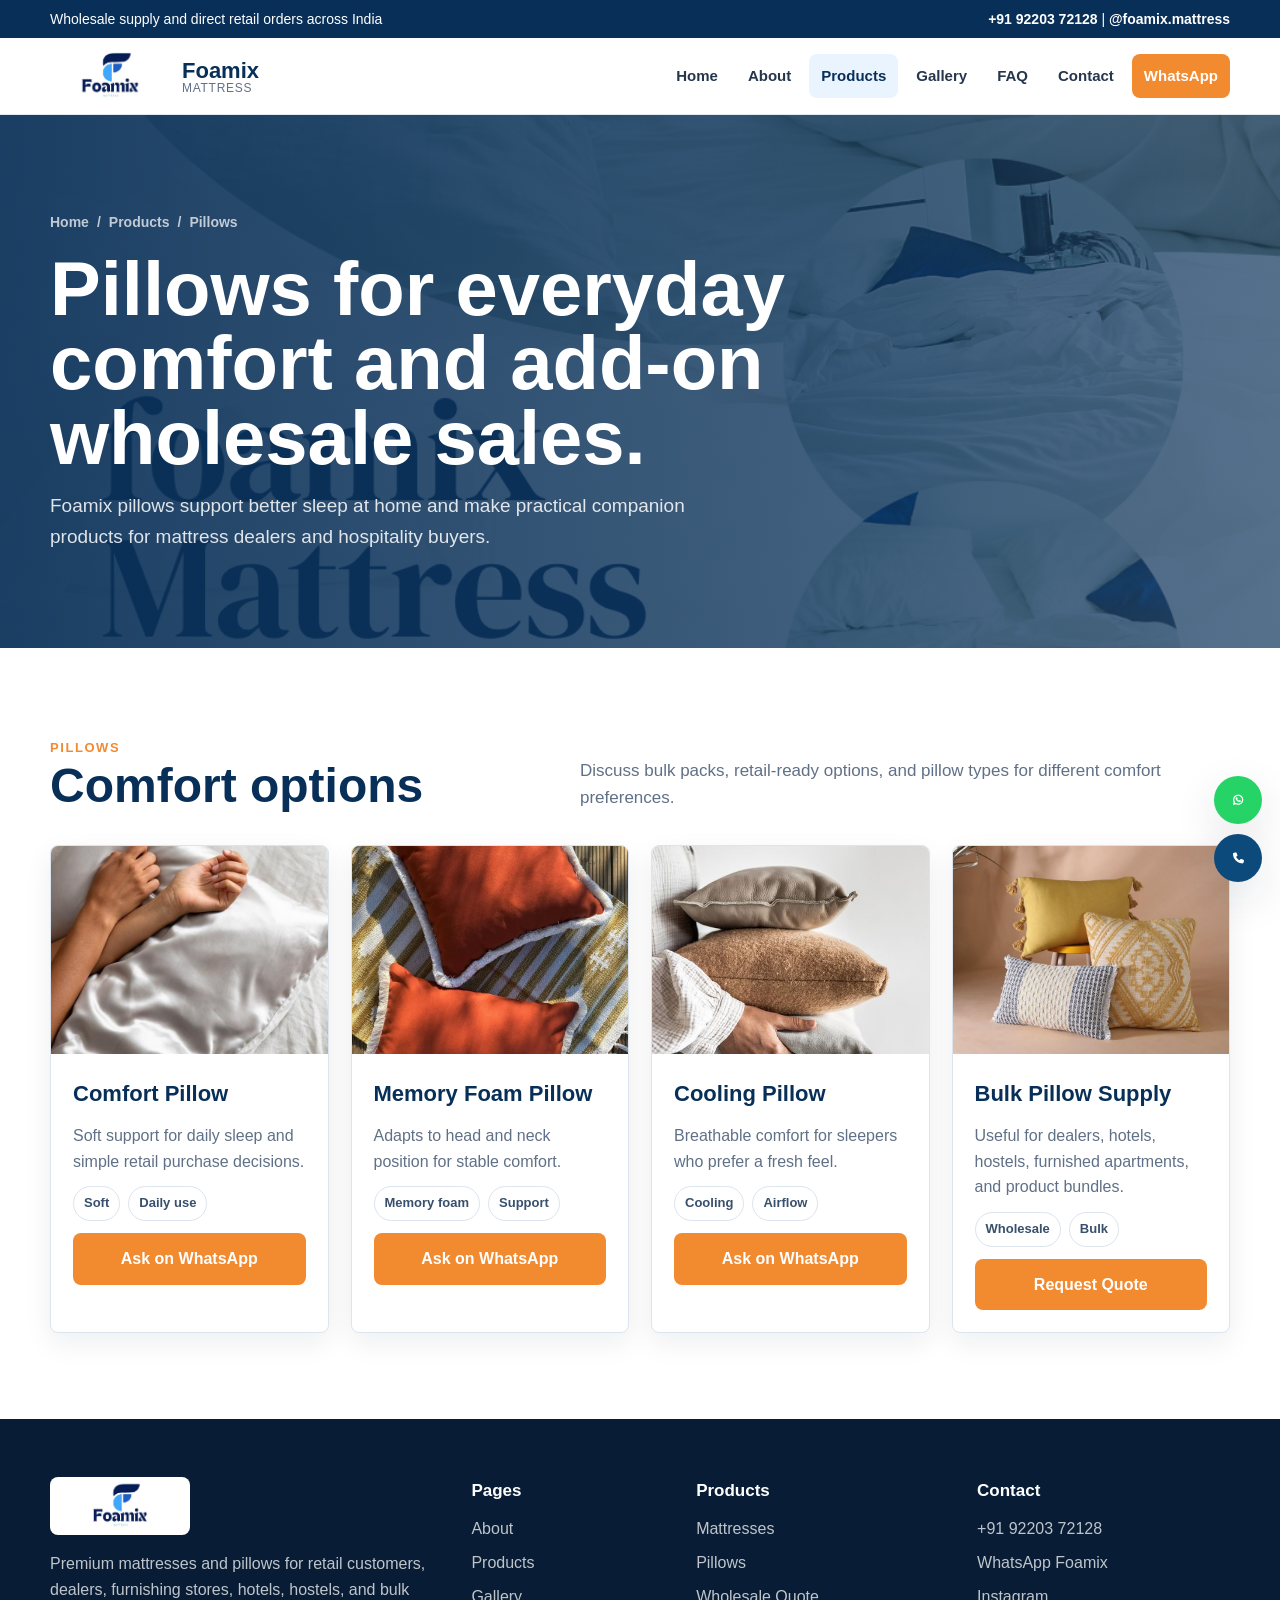
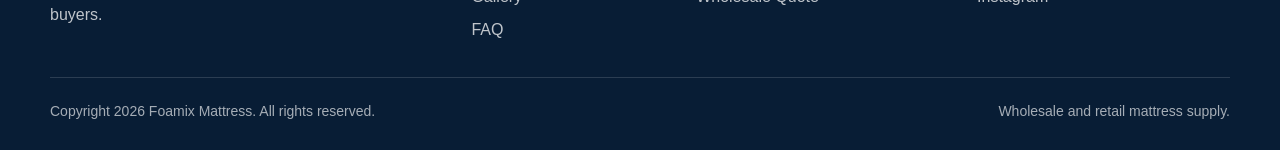
<file: pillow.html>
<!DOCTYPE html>
<html lang="en">

<head>
  <meta charset="UTF-8">
  <meta name="viewport" content="width=device-width, initial-scale=1.0">
  <meta name="description" content="Explore Foamix pillows for retail customers, stores, and bulk supply.">
  <title>Foamix Pillows</title>
  <link rel="stylesheet" href="style.css">
  <link rel="stylesheet" href="https://cdnjs.cloudflare.com/ajax/libs/font-awesome/6.4.0/css/all.min.css">
  <script src="script.js" defer></script>
</head>

<body>
  <div class="top-bar">
    <div class="top-bar-inner">
      <span>Wholesale supply and direct retail orders across India</span>
      <span><a href="tel:+919220372128">+91 92203 72128</a> | <a href="https://www.instagram.com/foamix.mattress/" target="_blank" rel="noopener">@foamix.mattress</a></span>
    </div>
  </div>

  <header class="site-header">
    <div class="nav-inner">
      <a href="index.html" class="brand-link" aria-label="Foamix home">
        <img src="images/logo.jpg" alt="Foamix Mattress logo">
        <span class="brand-text"><strong>Foamix</strong><span>Mattress</span></span>
      </a>
      <button class="nav-toggle" type="button" aria-label="Open navigation" aria-expanded="false"><span></span></button>
      <nav class="main-nav" aria-label="Main navigation">
        <a href="index.html">Home</a>
        <a href="about.html">About</a>
        <a href="products.html" class="active">Products</a>
        <a href="gallery.html">Gallery</a>
        <a href="faq.html">FAQ</a>
        <a href="contact.html">Contact</a>
        <a class="nav-cta" href="https://wa.me/message/WDIE33I6JFOUL1" target="_blank" rel="noopener">WhatsApp</a>
      </nav>
    </div>
  </header>

  <main>
    <section class="page-hero">
      <div class="section-inner">
        <div class="breadcrumbs"><a href="index.html">Home</a><span>/</span><a href="products.html">Products</a><span>/</span><span>Pillows</span></div>
        <h1>Pillows for everyday comfort and add-on wholesale sales.</h1>
        <p>Foamix pillows support better sleep at home and make practical companion products for mattress dealers and hospitality buyers.</p>
      </div>
    </section>

    <section class="section">
      <div class="section-inner">
        <div class="section-head">
          <div>
            <span class="eyebrow">Pillows</span>
            <h2>Comfort options</h2>
          </div>
          <p>Discuss bulk packs, retail-ready options, and pillow types for different comfort preferences.</p>
        </div>

        <div class="grid four">
          <article class="product-card reveal">
            <img src="images/pillow1.jpg" alt="Comfort pillow">
            <div class="product-card-content">
              <h3>Comfort Pillow</h3>
              <p>Soft support for daily sleep and simple retail purchase decisions.</p>
              <ul class="product-meta"><li>Soft</li><li>Daily use</li></ul>
              <a class="btn btn-primary" href="https://wa.me/919220372128?text=Hello%20Foamix%2C%20I%20want%20details%20for%20Comfort%20Pillow." target="_blank" rel="noopener">Ask on WhatsApp</a>
            </div>
          </article>

          <article class="product-card reveal">
            <img src="images/pillow2.jpg" alt="Memory foam pillow">
            <div class="product-card-content">
              <h3>Memory Foam Pillow</h3>
              <p>Adapts to head and neck position for stable comfort.</p>
              <ul class="product-meta"><li>Memory foam</li><li>Support</li></ul>
              <a class="btn btn-primary" href="https://wa.me/919220372128?text=Hello%20Foamix%2C%20I%20want%20details%20for%20Memory%20Foam%20Pillow." target="_blank" rel="noopener">Ask on WhatsApp</a>
            </div>
          </article>

          <article class="product-card reveal">
            <img src="images/pillow3.jpg" alt="Cooling pillow">
            <div class="product-card-content">
              <h3>Cooling Pillow</h3>
              <p>Breathable comfort for sleepers who prefer a fresh feel.</p>
              <ul class="product-meta"><li>Cooling</li><li>Airflow</li></ul>
              <a class="btn btn-primary" href="https://wa.me/919220372128?text=Hello%20Foamix%2C%20I%20want%20details%20for%20Cooling%20Pillow." target="_blank" rel="noopener">Ask on WhatsApp</a>
            </div>
          </article>

          <article class="product-card reveal">
            <img src="images/pillow4.jpg" alt="Bulk pillow supply">
            <div class="product-card-content">
              <h3>Bulk Pillow Supply</h3>
              <p>Useful for dealers, hotels, hostels, furnished apartments, and product bundles.</p>
              <ul class="product-meta"><li>Wholesale</li><li>Bulk</li></ul>
              <a class="btn btn-primary" href="contact.html">Request Quote</a>
            </div>
          </article>
        </div>
      </div>
    </section>
  </main>

  <footer class="site-footer">
    <div class="footer-inner">
      <div class="footer-grid">
        <div><img class="footer-logo" src="images/logo.jpg" alt="Foamix Mattress logo"><p>Premium mattresses and pillows for retail customers, dealers, furnishing stores, hotels, hostels, and bulk buyers.</p></div>
        <div><h3>Pages</h3><div class="footer-links"><a href="about.html">About</a><a href="products.html">Products</a><a href="gallery.html">Gallery</a><a href="faq.html">FAQ</a></div></div>
        <div><h3>Products</h3><div class="footer-links"><a href="mattress.html">Mattresses</a><a href="pillow.html">Pillows</a><a href="contact.html">Wholesale Quote</a></div></div>
        <div><h3>Contact</h3><div class="footer-links"><a href="tel:+919220372128">+91 92203 72128</a><a href="https://wa.me/message/WDIE33I6JFOUL1" target="_blank" rel="noopener">WhatsApp Foamix</a><a href="https://www.instagram.com/foamix.mattress/" target="_blank" rel="noopener">Instagram</a></div></div>
      </div>
      <div class="footer-bottom"><span>Copyright 2026 Foamix Mattress. All rights reserved.</span><span>Wholesale and retail mattress supply.</span></div>
    </div>
  </footer>

  <div class="floating-actions" aria-label="Quick contact">
    <a class="float-btn whatsapp" href="https://wa.me/message/WDIE33I6JFOUL1" target="_blank" rel="noopener" aria-label="Chat on WhatsApp"><i class="fa-brands fa-whatsapp"></i></a>
    <a class="float-btn call" href="tel:+919220372128" aria-label="Call Foamix"><i class="fa-solid fa-phone"></i></a>
  </div>
</body>

</html>
</file>
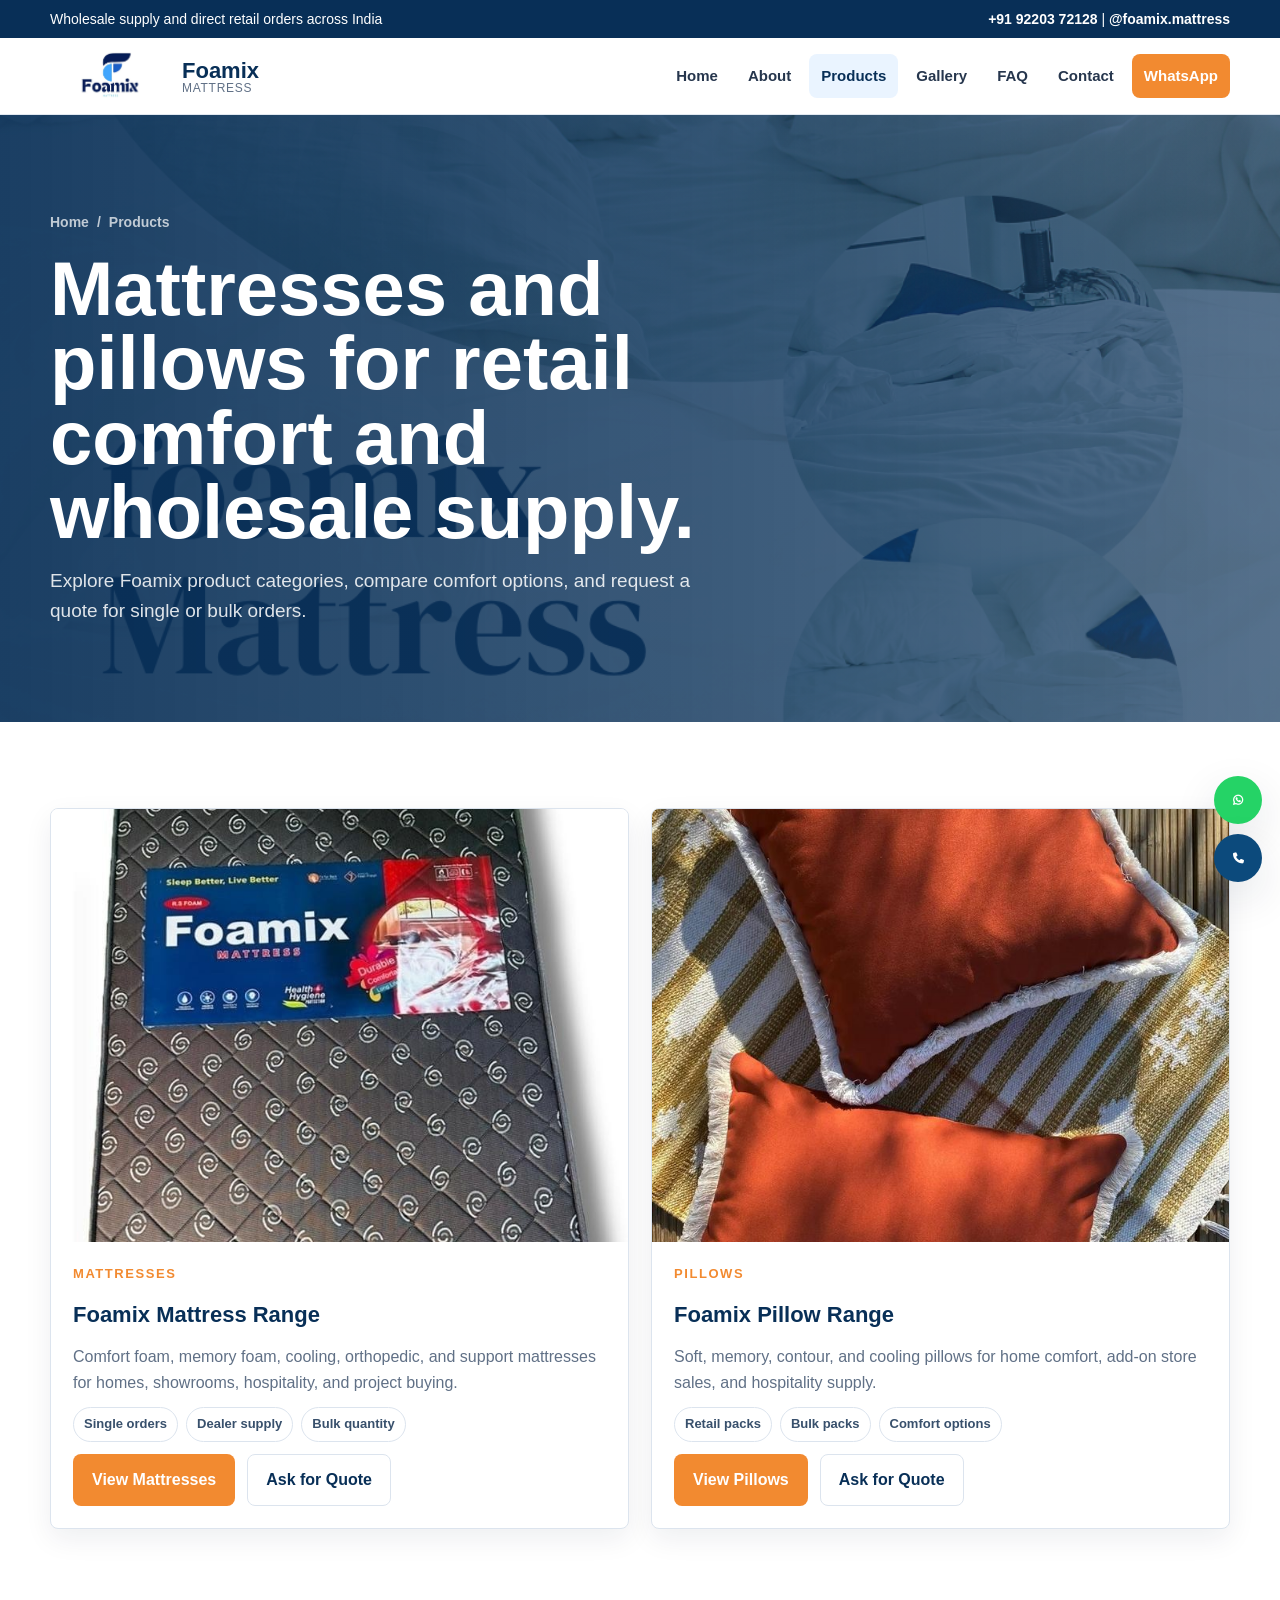
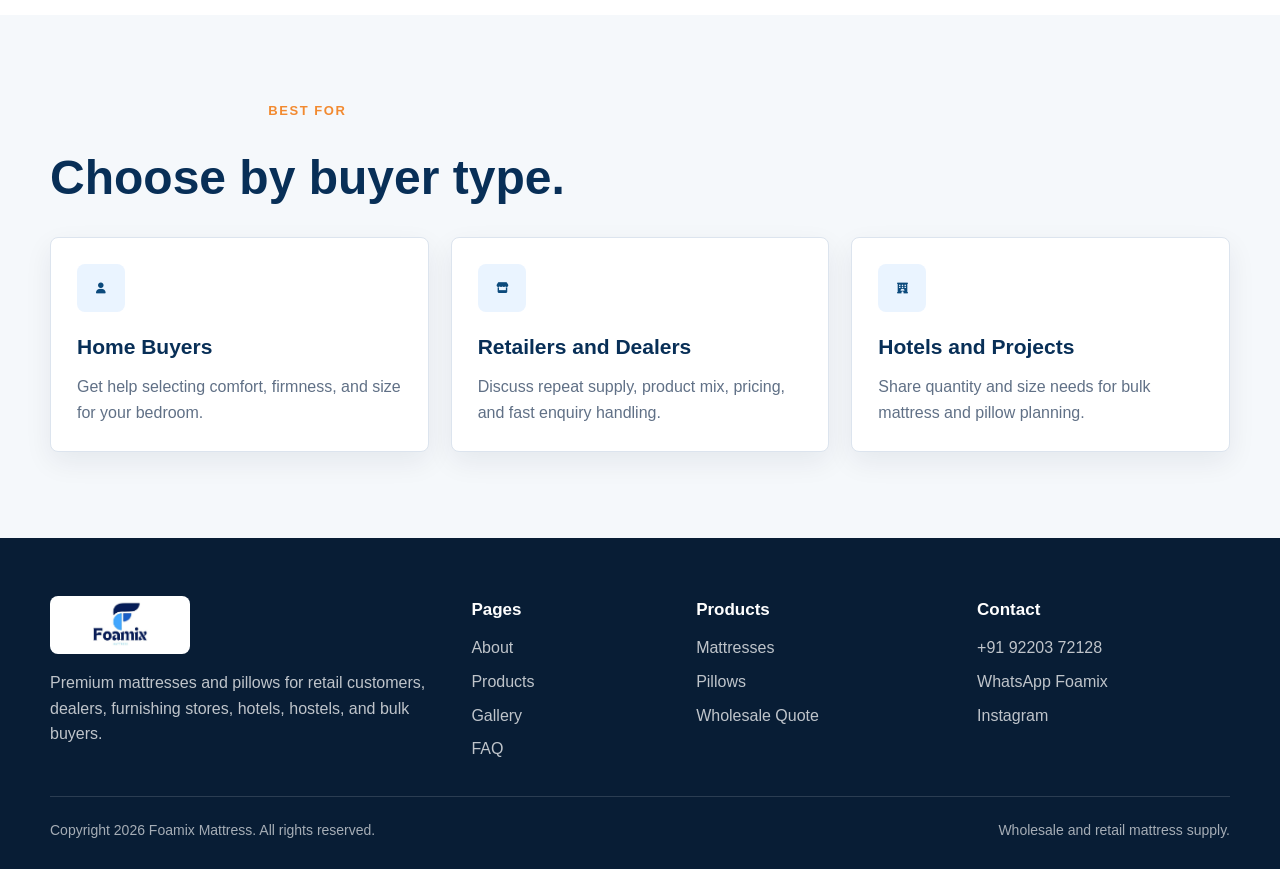
<file: products.html>
<!DOCTYPE html>
<html lang="en">

<head>
  <meta charset="UTF-8">
  <meta name="viewport" content="width=device-width, initial-scale=1.0">
  <meta name="description" content="Browse Foamix mattresses and pillows for retail and wholesale orders.">
  <title>Foamix Products | Mattresses and Pillows</title>
  <link rel="stylesheet" href="style.css">
  <link rel="stylesheet" href="https://cdnjs.cloudflare.com/ajax/libs/font-awesome/6.4.0/css/all.min.css">
  <script src="script.js" defer></script>
</head>

<body>
  <div class="top-bar">
    <div class="top-bar-inner">
      <span>Wholesale supply and direct retail orders across India</span>
      <span><a href="tel:+919220372128">+91 92203 72128</a> | <a href="https://www.instagram.com/foamix.mattress/" target="_blank" rel="noopener">@foamix.mattress</a></span>
    </div>
  </div>

  <header class="site-header">
    <div class="nav-inner">
      <a href="index.html" class="brand-link" aria-label="Foamix home">
        <img src="images/logo.jpg" alt="Foamix Mattress logo">
        <span class="brand-text"><strong>Foamix</strong><span>Mattress</span></span>
      </a>
      <button class="nav-toggle" type="button" aria-label="Open navigation" aria-expanded="false"><span></span></button>
      <nav class="main-nav" aria-label="Main navigation">
        <a href="index.html">Home</a>
        <a href="about.html">About</a>
        <a href="products.html" class="active">Products</a>
        <a href="gallery.html">Gallery</a>
        <a href="faq.html">FAQ</a>
        <a href="contact.html">Contact</a>
        <a class="nav-cta" href="https://wa.me/message/WDIE33I6JFOUL1" target="_blank" rel="noopener">WhatsApp</a>
      </nav>
    </div>
  </header>

  <main>
    <section class="page-hero">
      <div class="section-inner">
        <div class="breadcrumbs"><a href="index.html">Home</a><span>/</span><span>Products</span></div>
        <h1>Mattresses and pillows for retail comfort and wholesale supply.</h1>
        <p>Explore Foamix product categories, compare comfort options, and request a quote for single or bulk orders.</p>
      </div>
    </section>

    <section class="section">
      <div class="section-inner grid two">
        <article class="product-card reveal">
          <img src="images/mattress2.jpg" alt="Foamix mattress range">
          <div class="product-card-content">
            <span class="eyebrow">Mattresses</span>
            <h3>Foamix Mattress Range</h3>
            <p>Comfort foam, memory foam, cooling, orthopedic, and support mattresses for homes, showrooms, hospitality, and project buying.</p>
            <ul class="product-meta">
              <li>Single orders</li>
              <li>Dealer supply</li>
              <li>Bulk quantity</li>
            </ul>
            <div class="card-actions">
              <a class="btn btn-primary" href="mattress.html">View Mattresses</a>
              <a class="btn btn-outline dark" href="contact.html">Ask for Quote</a>
            </div>
          </div>
        </article>

        <article class="product-card reveal">
          <img src="images/pillow2.jpg" alt="Foamix pillow range">
          <div class="product-card-content">
            <span class="eyebrow">Pillows</span>
            <h3>Foamix Pillow Range</h3>
            <p>Soft, memory, contour, and cooling pillows for home comfort, add-on store sales, and hospitality supply.</p>
            <ul class="product-meta">
              <li>Retail packs</li>
              <li>Bulk packs</li>
              <li>Comfort options</li>
            </ul>
            <div class="card-actions">
              <a class="btn btn-primary" href="pillow.html">View Pillows</a>
              <a class="btn btn-outline dark" href="contact.html">Ask for Quote</a>
            </div>
          </div>
        </article>
      </div>
    </section>

    <section class="section alt">
      <div class="section-inner">
        <div class="section-head center">
          <span class="eyebrow">Best for</span>
          <h2>Choose by buyer type.</h2>
        </div>
        <div class="grid three">
          <article class="service-card reveal">
            <span class="icon-box"><i class="fa-solid fa-user"></i></span>
            <h3>Home Buyers</h3>
            <p>Get help selecting comfort, firmness, and size for your bedroom.</p>
          </article>
          <article class="service-card reveal">
            <span class="icon-box"><i class="fa-solid fa-store"></i></span>
            <h3>Retailers and Dealers</h3>
            <p>Discuss repeat supply, product mix, pricing, and fast enquiry handling.</p>
          </article>
          <article class="service-card reveal">
            <span class="icon-box"><i class="fa-solid fa-hotel"></i></span>
            <h3>Hotels and Projects</h3>
            <p>Share quantity and size needs for bulk mattress and pillow planning.</p>
          </article>
        </div>
      </div>
    </section>
  </main>

  <footer class="site-footer">
    <div class="footer-inner">
      <div class="footer-grid">
        <div><img class="footer-logo" src="images/logo.jpg" alt="Foamix Mattress logo"><p>Premium mattresses and pillows for retail customers, dealers, furnishing stores, hotels, hostels, and bulk buyers.</p></div>
        <div><h3>Pages</h3><div class="footer-links"><a href="about.html">About</a><a href="products.html">Products</a><a href="gallery.html">Gallery</a><a href="faq.html">FAQ</a></div></div>
        <div><h3>Products</h3><div class="footer-links"><a href="mattress.html">Mattresses</a><a href="pillow.html">Pillows</a><a href="contact.html">Wholesale Quote</a></div></div>
        <div><h3>Contact</h3><div class="footer-links"><a href="tel:+919220372128">+91 92203 72128</a><a href="https://wa.me/message/WDIE33I6JFOUL1" target="_blank" rel="noopener">WhatsApp Foamix</a><a href="https://www.instagram.com/foamix.mattress/" target="_blank" rel="noopener">Instagram</a></div></div>
      </div>
      <div class="footer-bottom"><span>Copyright 2026 Foamix Mattress. All rights reserved.</span><span>Wholesale and retail mattress supply.</span></div>
    </div>
  </footer>

  <div class="floating-actions" aria-label="Quick contact">
    <a class="float-btn whatsapp" href="https://wa.me/message/WDIE33I6JFOUL1" target="_blank" rel="noopener" aria-label="Chat on WhatsApp"><i class="fa-brands fa-whatsapp"></i></a>
    <a class="float-btn call" href="tel:+919220372128" aria-label="Call Foamix"><i class="fa-solid fa-phone"></i></a>
  </div>
</body>

</html>
</file>
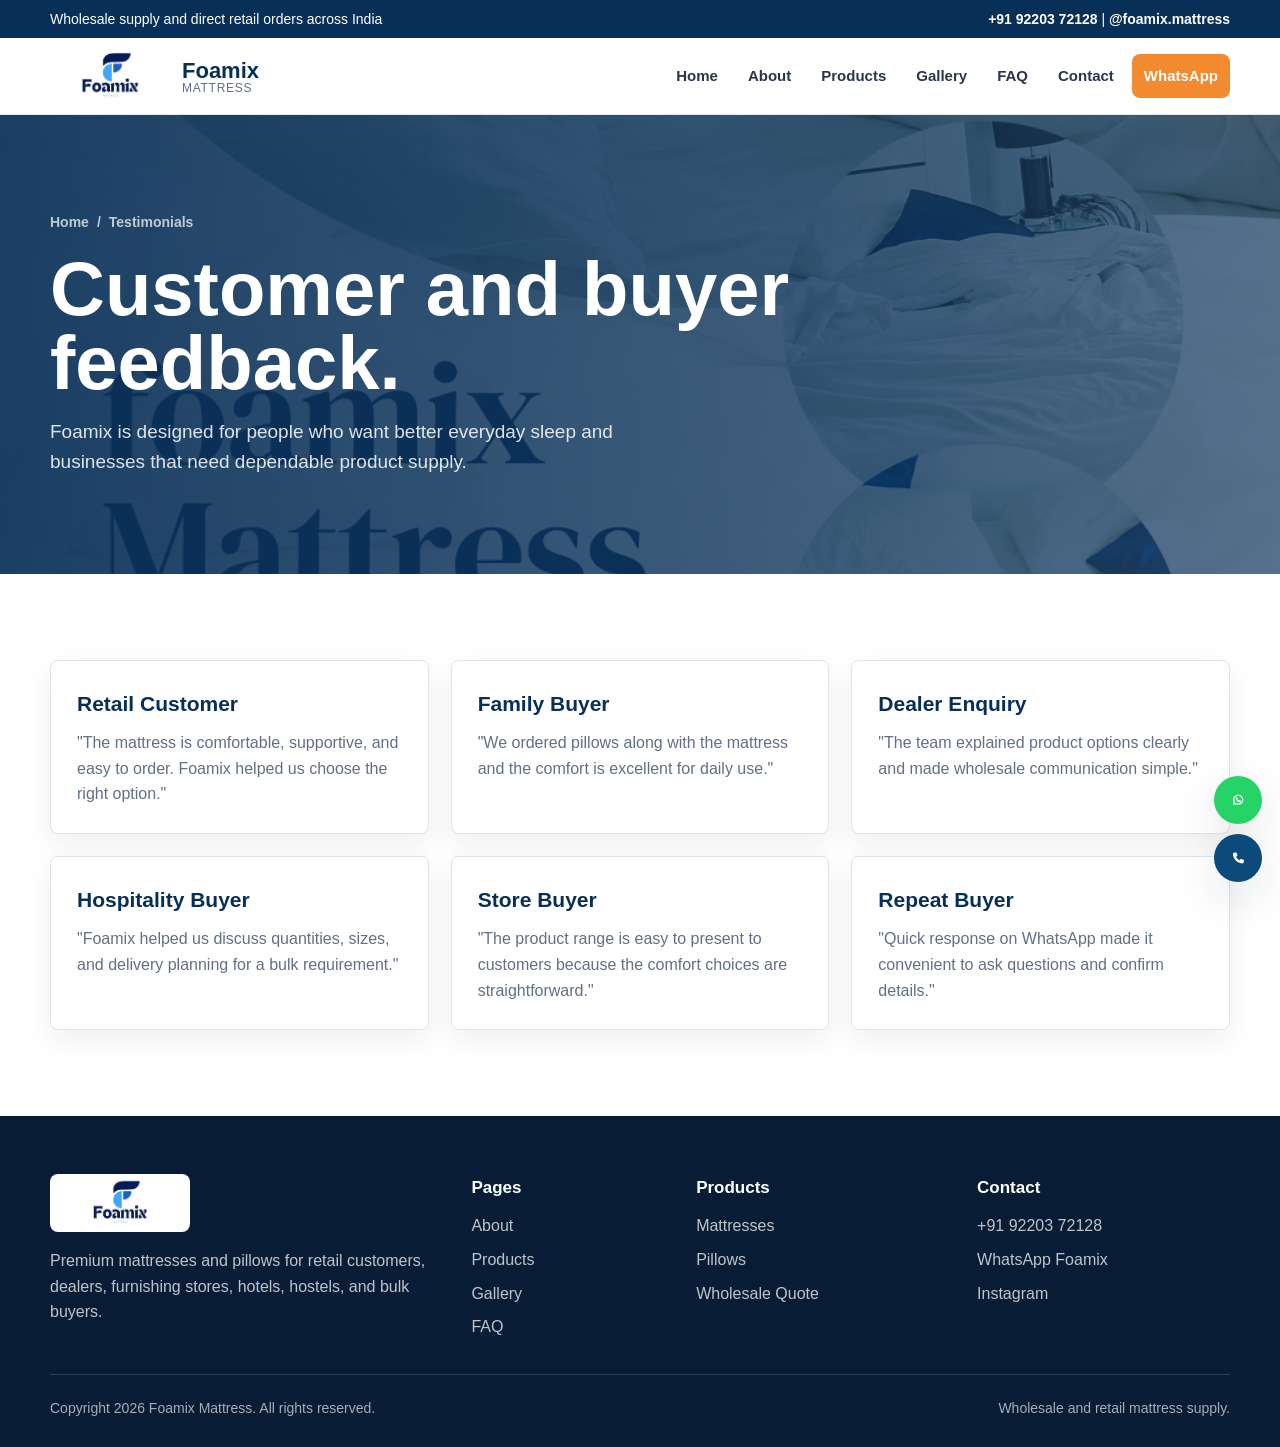
<file: testimonials.html>
<!DOCTYPE html>
<html lang="en">

<head>
  <meta charset="UTF-8">
  <meta name="viewport" content="width=device-width, initial-scale=1.0">
  <meta name="description" content="Foamix Mattress customer and buyer testimonials.">
  <title>Foamix Testimonials</title>
  <link rel="stylesheet" href="style.css">
  <link rel="stylesheet" href="https://cdnjs.cloudflare.com/ajax/libs/font-awesome/6.4.0/css/all.min.css">
  <script src="script.js" defer></script>
</head>

<body>
  <div class="top-bar">
    <div class="top-bar-inner">
      <span>Wholesale supply and direct retail orders across India</span>
      <span><a href="tel:+919220372128">+91 92203 72128</a> | <a href="https://www.instagram.com/foamix.mattress/" target="_blank" rel="noopener">@foamix.mattress</a></span>
    </div>
  </div>

  <header class="site-header">
    <div class="nav-inner">
      <a href="index.html" class="brand-link" aria-label="Foamix home">
        <img src="images/logo.jpg" alt="Foamix Mattress logo">
        <span class="brand-text"><strong>Foamix</strong><span>Mattress</span></span>
      </a>
      <button class="nav-toggle" type="button" aria-label="Open navigation" aria-expanded="false"><span></span></button>
      <nav class="main-nav" aria-label="Main navigation">
        <a href="index.html">Home</a>
        <a href="about.html">About</a>
        <a href="products.html">Products</a>
        <a href="gallery.html">Gallery</a>
        <a href="faq.html">FAQ</a>
        <a href="contact.html">Contact</a>
        <a class="nav-cta" href="https://wa.me/message/WDIE33I6JFOUL1" target="_blank" rel="noopener">WhatsApp</a>
      </nav>
    </div>
  </header>

  <main>
    <section class="page-hero">
      <div class="section-inner">
        <div class="breadcrumbs"><a href="index.html">Home</a><span>/</span><span>Testimonials</span></div>
        <h1>Customer and buyer feedback.</h1>
        <p>Foamix is designed for people who want better everyday sleep and businesses that need dependable product supply.</p>
      </div>
    </section>

    <section class="section">
      <div class="section-inner grid three">
        <article class="testimonial-card reveal">
          <h3>Retail Customer</h3>
          <p>"The mattress is comfortable, supportive, and easy to order. Foamix helped us choose the right option."</p>
        </article>
        <article class="testimonial-card reveal">
          <h3>Family Buyer</h3>
          <p>"We ordered pillows along with the mattress and the comfort is excellent for daily use."</p>
        </article>
        <article class="testimonial-card reveal">
          <h3>Dealer Enquiry</h3>
          <p>"The team explained product options clearly and made wholesale communication simple."</p>
        </article>
        <article class="testimonial-card reveal">
          <h3>Hospitality Buyer</h3>
          <p>"Foamix helped us discuss quantities, sizes, and delivery planning for a bulk requirement."</p>
        </article>
        <article class="testimonial-card reveal">
          <h3>Store Buyer</h3>
          <p>"The product range is easy to present to customers because the comfort choices are straightforward."</p>
        </article>
        <article class="testimonial-card reveal">
          <h3>Repeat Buyer</h3>
          <p>"Quick response on WhatsApp made it convenient to ask questions and confirm details."</p>
        </article>
      </div>
    </section>
  </main>

  <footer class="site-footer">
    <div class="footer-inner">
      <div class="footer-grid">
        <div><img class="footer-logo" src="images/logo.jpg" alt="Foamix Mattress logo"><p>Premium mattresses and pillows for retail customers, dealers, furnishing stores, hotels, hostels, and bulk buyers.</p></div>
        <div><h3>Pages</h3><div class="footer-links"><a href="about.html">About</a><a href="products.html">Products</a><a href="gallery.html">Gallery</a><a href="faq.html">FAQ</a></div></div>
        <div><h3>Products</h3><div class="footer-links"><a href="mattress.html">Mattresses</a><a href="pillow.html">Pillows</a><a href="contact.html">Wholesale Quote</a></div></div>
        <div><h3>Contact</h3><div class="footer-links"><a href="tel:+919220372128">+91 92203 72128</a><a href="https://wa.me/message/WDIE33I6JFOUL1" target="_blank" rel="noopener">WhatsApp Foamix</a><a href="https://www.instagram.com/foamix.mattress/" target="_blank" rel="noopener">Instagram</a></div></div>
      </div>
      <div class="footer-bottom"><span>Copyright 2026 Foamix Mattress. All rights reserved.</span><span>Wholesale and retail mattress supply.</span></div>
    </div>
  </footer>

  <div class="floating-actions" aria-label="Quick contact">
    <a class="float-btn whatsapp" href="https://wa.me/message/WDIE33I6JFOUL1" target="_blank" rel="noopener" aria-label="Chat on WhatsApp"><i class="fa-brands fa-whatsapp"></i></a>
    <a class="float-btn call" href="tel:+919220372128" aria-label="Call Foamix"><i class="fa-solid fa-phone"></i></a>
  </div>
</body>

</html>
</file>
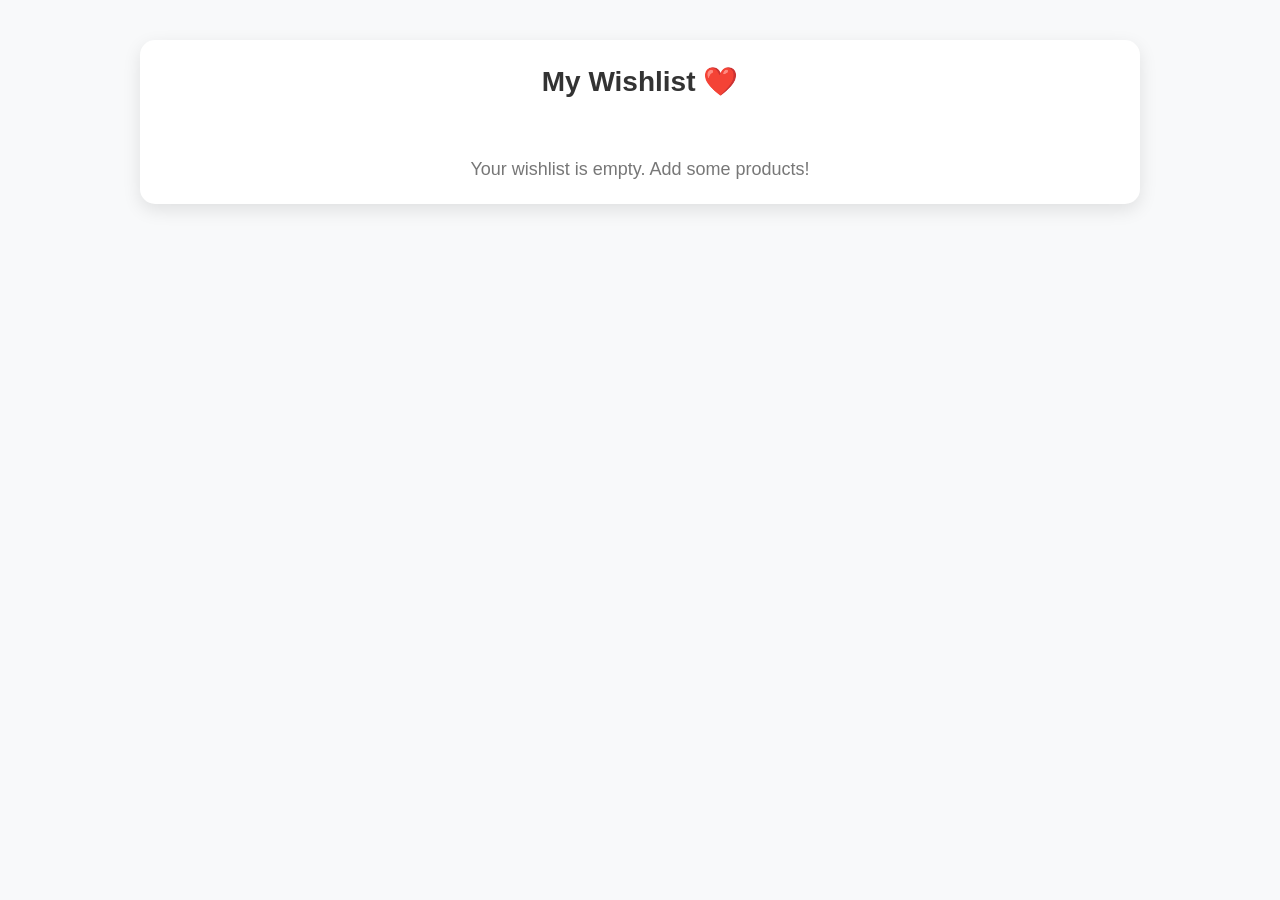
<file: wishlist.html>
<!DOCTYPE html>
<html lang="en">

<head>
    <meta charset="UTF-8">
    <meta name="viewport" content="width=device-width, initial-scale=1.0">
    <title>Foamix Mattress - Wishlist</title>
    <link rel="stylesheet" href="style.css">
    <style>
        /* Wishlist Page Styling */
        body {
            font-family: 'Poppins', sans-serif;
            background: #f8f9fa;
            margin: 0;
            padding: 0;
        }

        .wishlist-container {
            width: 90%;
            max-width: 1000px;
            margin: 40px auto;
            background: #fff;
            padding: 20px;
            border-radius: 15px;
            box-shadow: 0 6px 18px rgba(0, 0, 0, 0.1);
        }

        .wishlist-header {
            text-align: center;
            font-size: 28px;
            font-weight: 700;
            color: #333;
            margin-bottom: 20px;
        }

        .wishlist-items {
            display: grid;
            grid-template-columns: repeat(auto-fill, minmax(250px, 1fr));
            gap: 20px;
        }

        .wishlist-card {
            background: #fff;
            border-radius: 12px;
            box-shadow: 0 4px 12px rgba(0, 0, 0, 0.1);
            padding: 15px;
            text-align: center;
            transition: transform 0.3s ease;
        }

        .wishlist-card:hover {
            transform: scale(1.05);
        }

        .wishlist-card img {
            width: 100%;
            height: 180px;
            object-fit: cover;
            border-radius: 10px;
            margin-bottom: 10px;
        }

        .wishlist-card h3 {
            font-size: 18px;
            margin: 10px 0;
            color: #222;
        }

        .wishlist-actions {
            display: flex;
            justify-content: center;
            gap: 10px;
            margin-top: 10px;
        }

        .remove-btn,
        .whatsapp-btn {
            padding: 10px 14px;
            border: none;
            border-radius: 8px;
            cursor: pointer;
            font-size: 14px;
            font-weight: 600;
            transition: 0.3s;
        }

        .remove-btn {
            background-color: #ff4d4d;
            color: #fff;
        }

        .remove-btn:hover {
            background-color: #e60000;
        }

        .whatsapp-btn {
            background-color: #25d366;
            color: #fff;
            display: flex;
            align-items: center;
            gap: 5px;
            text-decoration: none;
        }

        .whatsapp-btn:hover {
            background-color: #1ebe5d;
        }

        /* Empty Wishlist Message */
        .empty-wishlist {
            text-align: center;
            font-size: 18px;
            color: #777;
            margin-top: 30px;
        }

        /* Responsive Design */
        @media (max-width: 600px) {
            .wishlist-container {
                padding: 15px;
            }

            .wishlist-header {
                font-size: 24px;
            }

            .wishlist-card img {
                height: 150px;
            }
        }
    </style>
</head>

<body>

    <div class="wishlist-container">
        <h1 class="wishlist-header">My Wishlist ❤️</h1>
        <div id="wishlistItems" class="wishlist-items"></div>
        <p id="emptyMessage" class="empty-wishlist" style="display: none;">
            Your wishlist is empty. Add some products!
        </p>
    </div>

    <script>
        // Sample Products Data (Can be fetched from main product list)
        const products = [
            { id: 1, name: "Foamix Comfort Mattress", image: "images/mattress1.jpg", link: "product1.html" },
            { id: 2, name: "Foamix Orthopedic Mattress", image: "images/mattress2.jpg", link: "product2.html" },
            { id: 3, name: "Foamix Memory Foam Mattress", image: "images/mattress3.jpg", link: "product3.html" },
            { id: 4, name: "Foamix Gel Mattress", image: "images/mattress4.jpg", link: "product4.html" }
        ];

        // Load Wishlist from localStorage
        let wishlist = JSON.parse(localStorage.getItem("wishlist")) || [];

        const wishlistContainer = document.getElementById("wishlistItems");
        const emptyMessage = document.getElementById("emptyMessage");

        function renderWishlist() {
            wishlistContainer.innerHTML = "";
            if (wishlist.length === 0) {
                emptyMessage.style.display = "block";
                return;
            } else {
                emptyMessage.style.display = "none";
            }

            wishlist.forEach((itemId) => {
                const product = products.find((p) => p.id === itemId);
                if (product) {
                    const card = document.createElement("div");
                    card.classList.add("wishlist-card");

                    card.innerHTML = `
            <img src="${product.image}" alt="${product.name}">
            <h3>${product.name}</h3>
            <div class="wishlist-actions">
              <button class="remove-btn" onclick="removeFromWishlist(${product.id})">Remove</button>
              <a class="whatsapp-btn" href="https://wa.me/?text=${encodeURIComponent(`Check out this product: ${product.name} - ${window.location.origin}/${product.link}`)}" target="_blank">
                📩 WhatsApp
              </a>
            </div>
          `;
                    wishlistContainer.appendChild(card);
                }
            });
        }

        // Remove Product from Wishlist
        function removeFromWishlist(productId) {
            wishlist = wishlist.filter((id) => id !== productId);
            localStorage.setItem("wishlist", JSON.stringify(wishlist));
            renderWishlist();
        }

        // Initial Rendering
        renderWishlist();
    </script>
</body>

</html>
</file>
<file: style.css>
:root {
  --ink: #10213d;
  --muted: #607086;
  --line: #dce4ee;
  --paper: #ffffff;
  --soft: #f5f8fb;
  --soft-blue: #eaf4ff;
  --brand: #0c4a7c;
  --brand-dark: #082f57;
  --accent: #f28a30;
  --accent-dark: #c86516;
  --green: #1f8a5b;
  --shadow: 0 16px 45px rgba(16, 33, 61, 0.12);
  --radius: 8px;
}

* {
  box-sizing: border-box;
  margin: 0;
  padding: 0;
}

html {
  scroll-behavior: smooth;
}

body {
  background: var(--paper);
  color: var(--ink);
  font-family: "Segoe UI", Arial, sans-serif;
  line-height: 1.6;
}

img,
video {
  display: block;
  max-width: 100%;
}

a {
  color: inherit;
  text-decoration: none;
}

button,
input,
textarea {
  font: inherit;
}

.top-bar {
  background: var(--brand-dark);
  color: #ffffff;
  font-size: 14px;
}

.top-bar-inner,
.nav-inner,
.section-inner,
.footer-inner {
  width: min(1180px, calc(100% - 32px));
  margin: 0 auto;
}

.top-bar-inner {
  display: flex;
  justify-content: space-between;
  gap: 16px;
  padding: 8px 0;
}

.top-bar a {
  color: #ffffff;
  font-weight: 700;
}

.site-header {
  position: sticky;
  top: 0;
  z-index: 50;
  background: rgba(255, 255, 255, 0.96);
  border-bottom: 1px solid rgba(220, 228, 238, 0.85);
  backdrop-filter: blur(14px);
}

.nav-inner {
  display: flex;
  align-items: center;
  justify-content: space-between;
  min-height: 76px;
  gap: 24px;
}

.brand-link {
  display: inline-flex;
  align-items: center;
  gap: 12px;
  min-width: max-content;
}

.brand-link img {
  width: 120px;
  height: 52px;
  object-fit: contain;
}

.brand-text {
  display: grid;
  line-height: 1.05;
}

.brand-text strong {
  color: var(--brand-dark);
  font-size: 22px;
}

.brand-text span {
  color: var(--muted);
  font-size: 12px;
  letter-spacing: 0.06em;
  text-transform: uppercase;
}

.nav-toggle {
  display: none;
  width: 44px;
  height: 44px;
  align-items: center;
  justify-content: center;
  border: 1px solid var(--line);
  border-radius: var(--radius);
  background: #ffffff;
  color: var(--ink);
  cursor: pointer;
}

.nav-toggle span {
  position: relative;
  width: 20px;
  height: 2px;
  background: currentColor;
}

.nav-toggle span::before,
.nav-toggle span::after {
  content: "";
  position: absolute;
  left: 0;
  width: 20px;
  height: 2px;
  background: currentColor;
}

.nav-toggle span::before {
  top: -7px;
}

.nav-toggle span::after {
  top: 7px;
}

.main-nav {
  display: flex;
  align-items: center;
  gap: 6px;
}

.main-nav a {
  border-radius: var(--radius);
  color: #26364d;
  font-size: 15px;
  font-weight: 700;
  padding: 10px 12px;
}

.main-nav a:hover,
.main-nav a.active {
  background: var(--soft-blue);
  color: var(--brand-dark);
}

.nav-cta {
  background: var(--accent) !important;
  color: #ffffff !important;
}

.nav-cta:hover {
  background: var(--accent-dark) !important;
}

.hero {
  position: relative;
  min-height: 620px;
  display: grid;
  align-items: stretch;
  overflow: hidden;
  color: #ffffff;
}

.hero-media {
  position: absolute;
  inset: 0;
  z-index: 0;
}

.hero-media video,
.hero-media img {
  width: 100%;
  height: 100%;
  object-fit: cover;
}

.hero::after {
  content: "";
  position: absolute;
  inset: 0;
  z-index: 1;
  background:
    linear-gradient(90deg, rgba(8, 32, 58, 0.88) 0%, rgba(8, 32, 58, 0.76) 38%, rgba(8, 32, 58, 0.26) 100%),
    linear-gradient(180deg, rgba(8, 32, 58, 0.08), rgba(8, 32, 58, 0.48));
}

.hero-content {
  position: relative;
  z-index: 2;
  width: min(1180px, calc(100% - 32px));
  margin: 0 auto;
  display: grid;
  align-content: center;
  gap: 28px;
  padding: 70px 0 78px;
}

.eyebrow {
  color: var(--accent);
  font-size: 13px;
  font-weight: 800;
  letter-spacing: 0.12em;
  text-transform: uppercase;
}

.hero h1,
.page-hero h1 {
  max-width: 770px;
  font-size: clamp(42px, 6vw, 76px);
  line-height: 0.98;
}

.hero p {
  max-width: 650px;
  color: rgba(255, 255, 255, 0.88);
  font-size: clamp(17px, 2vw, 21px);
}

.hero-actions,
.section-actions,
.card-actions {
  display: flex;
  flex-wrap: wrap;
  gap: 12px;
}

.btn {
  display: inline-flex;
  align-items: center;
  justify-content: center;
  min-height: 48px;
  border: 1px solid transparent;
  border-radius: var(--radius);
  cursor: pointer;
  font-weight: 800;
  padding: 12px 18px;
  text-align: center;
  transition: transform 0.2s ease, background 0.2s ease, border-color 0.2s ease;
}

.btn:hover {
  transform: translateY(-2px);
}

.btn-primary {
  background: var(--accent);
  color: #ffffff;
}

.btn-primary:hover {
  background: var(--accent-dark);
}

.btn-secondary {
  background: #ffffff;
  color: var(--brand-dark);
}

.btn-secondary:hover {
  background: var(--soft-blue);
}

.btn-outline {
  border-color: rgba(255, 255, 255, 0.48);
  color: #ffffff;
}

.btn-outline.dark {
  border-color: var(--line);
  color: var(--brand-dark);
}

.hero-stats {
  display: grid;
  grid-template-columns: repeat(3, minmax(0, 170px));
  gap: 12px;
  margin-top: 12px;
}

.hero-stat {
  border: 1px solid rgba(255, 255, 255, 0.22);
  border-radius: var(--radius);
  background: rgba(255, 255, 255, 0.1);
  padding: 16px;
  backdrop-filter: blur(8px);
}

.hero-stat strong {
  display: block;
  font-size: 26px;
  line-height: 1;
}

.hero-stat span {
  color: rgba(255, 255, 255, 0.82);
  font-size: 13px;
}

.section {
  padding: 86px 0;
}

.section.alt {
  background: var(--soft);
}

.section.tight {
  padding: 60px 0;
}

.intro-section {
  padding-top: 48px;
}

.section-head {
  display: flex;
  justify-content: space-between;
  align-items: end;
  gap: 30px;
  margin-bottom: 34px;
}

.section-head.center {
  display: grid;
  justify-items: center;
  text-align: center;
}

.section-head h2 {
  max-width: 720px;
  color: var(--brand-dark);
  font-size: clamp(30px, 4vw, 48px);
  line-height: 1.08;
}

.section-head p {
  max-width: 650px;
  color: var(--muted);
  font-size: 17px;
}

.split {
  display: grid;
  grid-template-columns: 1fr 1fr;
  gap: 40px;
  align-items: center;
}

.split-media {
  overflow: hidden;
  border-radius: var(--radius);
  box-shadow: var(--shadow);
}

.split-media img {
  width: 100%;
  aspect-ratio: 4 / 3;
  object-fit: cover;
}

.copy-stack {
  display: grid;
  gap: 18px;
}

.copy-stack h2 {
  color: var(--brand-dark);
  font-size: clamp(30px, 4vw, 48px);
  line-height: 1.1;
}

.copy-stack p,
.copy-stack li {
  color: var(--muted);
  font-size: 17px;
}

.check-list {
  display: grid;
  gap: 10px;
  list-style: none;
}

.check-list li {
  display: flex;
  gap: 10px;
}

.check-list li::before {
  content: "";
  width: 10px;
  height: 10px;
  flex: 0 0 10px;
  margin-top: 9px;
  border-radius: 50%;
  background: var(--accent);
}

.grid {
  display: grid;
  gap: 22px;
}

.grid.two {
  grid-template-columns: repeat(2, minmax(0, 1fr));
}

.grid.three {
  grid-template-columns: repeat(3, minmax(0, 1fr));
}

.grid.four {
  grid-template-columns: repeat(4, minmax(0, 1fr));
}

.service-card,
.product-card,
.feature-card,
.testimonial-card,
.faq-card,
.contact-card,
.gallery-card {
  border: 1px solid var(--line);
  border-radius: var(--radius);
  background: #ffffff;
  box-shadow: 0 10px 28px rgba(16, 33, 61, 0.07);
}

.service-card,
.feature-card,
.testimonial-card,
.faq-card,
.contact-card {
  padding: 26px;
}

.service-card h3,
.feature-card h3,
.testimonial-card h3,
.faq-card h3,
.contact-card h3 {
  color: var(--brand-dark);
  font-size: 21px;
  margin-bottom: 10px;
}

.service-card p,
.feature-card p,
.testimonial-card p,
.faq-card p,
.contact-card p {
  color: var(--muted);
}

.icon-box {
  display: inline-flex;
  width: 48px;
  height: 48px;
  align-items: center;
  justify-content: center;
  border-radius: var(--radius);
  background: var(--soft-blue);
  color: var(--brand);
  font-size: 22px;
  margin-bottom: 18px;
}

.product-card {
  overflow: hidden;
  display: flex;
  flex-direction: column;
}

.product-card img {
  width: 100%;
  aspect-ratio: 4 / 3;
  object-fit: cover;
}

.product-card-content {
  display: grid;
  gap: 12px;
  padding: 22px;
}

.product-card h3 {
  color: var(--brand-dark);
  font-size: 22px;
}

.product-card p {
  color: var(--muted);
}

.product-meta {
  display: flex;
  flex-wrap: wrap;
  gap: 8px;
  list-style: none;
}

.product-meta li {
  border: 1px solid var(--line);
  border-radius: 999px;
  color: #38506c;
  font-size: 13px;
  font-weight: 700;
  padding: 6px 10px;
}

.process {
  counter-reset: process;
}

.process-card {
  position: relative;
  padding-top: 56px;
}

.process-card::before {
  counter-increment: process;
  content: "0" counter(process);
  position: absolute;
  top: 24px;
  left: 26px;
  color: var(--accent);
  font-size: 15px;
  font-weight: 900;
}

.cta-band {
  background:
    linear-gradient(90deg, rgba(8, 47, 87, 0.94), rgba(12, 74, 124, 0.88)),
    url("images/mattress-2029190_1280.jpg") center / cover;
  color: #ffffff;
}

.cta-panel {
  display: grid;
  grid-template-columns: 1.4fr 0.6fr;
  gap: 28px;
  align-items: center;
}

.cta-panel h2 {
  font-size: clamp(30px, 4vw, 48px);
  line-height: 1.08;
}

.cta-panel p {
  color: rgba(255, 255, 255, 0.84);
  font-size: 18px;
  margin-top: 12px;
}

.page-hero {
  position: relative;
  overflow: hidden;
  background:
    linear-gradient(90deg, rgba(8, 47, 87, 0.92), rgba(8, 47, 87, 0.68)),
    url("images/hero11.jpg") center / cover;
  color: #ffffff;
  padding: 96px 0;
}

.page-hero p {
  max-width: 660px;
  color: rgba(255, 255, 255, 0.86);
  font-size: 19px;
  margin-top: 16px;
}

.breadcrumbs {
  display: flex;
  gap: 8px;
  color: rgba(255, 255, 255, 0.72);
  font-size: 14px;
  font-weight: 700;
  margin-bottom: 18px;
}

.breadcrumbs a:hover {
  color: #ffffff;
}

.contact-layout {
  display: grid;
  grid-template-columns: 0.85fr 1.15fr;
  gap: 26px;
  align-items: start;
}

.contact-list {
  display: grid;
  gap: 14px;
  margin-top: 20px;
}

.contact-list a,
.contact-list span {
  display: flex;
  gap: 12px;
  align-items: flex-start;
  color: var(--brand-dark);
  font-weight: 800;
}

.contact-form {
  display: grid;
  gap: 14px;
}

.form-row {
  display: grid;
  grid-template-columns: 1fr 1fr;
  gap: 14px;
}

.contact-form input,
.contact-form textarea,
.contact-form select {
  width: 100%;
  border: 1px solid var(--line);
  border-radius: var(--radius);
  color: var(--ink);
  padding: 13px 14px;
}

.contact-form textarea {
  min-height: 150px;
  resize: vertical;
}

.gallery-card {
  overflow: hidden;
}

.gallery-card img {
  width: 100%;
  aspect-ratio: 1 / 1;
  object-fit: cover;
}

.gallery-card p {
  color: var(--brand-dark);
  font-weight: 800;
  padding: 14px 16px;
}

.site-footer {
  background: #081d35;
  color: #ffffff;
  padding: 58px 0 28px;
}

.footer-inner {
  display: grid;
  gap: 34px;
}

.footer-grid {
  display: grid;
  grid-template-columns: 1.4fr 0.7fr 0.9fr 0.9fr;
  gap: 28px;
}

.footer-logo {
  width: 140px;
  height: 58px;
  object-fit: contain;
  background: #ffffff;
  border-radius: var(--radius);
  padding: 4px;
  margin-bottom: 16px;
}

.site-footer h3 {
  font-size: 17px;
  margin-bottom: 12px;
}

.site-footer p,
.site-footer a {
  color: rgba(255, 255, 255, 0.74);
}

.footer-links {
  display: grid;
  gap: 8px;
}

.site-footer a:hover {
  color: #ffffff;
}

.footer-bottom {
  display: flex;
  justify-content: space-between;
  gap: 16px;
  border-top: 1px solid rgba(255, 255, 255, 0.14);
  padding-top: 22px;
  color: rgba(255, 255, 255, 0.64);
  font-size: 14px;
}

.floating-actions {
  position: fixed;
  right: 18px;
  bottom: 18px;
  z-index: 70;
  display: grid;
  gap: 10px;
}

.float-btn {
  display: inline-flex;
  width: 48px;
  height: 48px;
  align-items: center;
  justify-content: center;
  border-radius: 50%;
  box-shadow: var(--shadow);
  color: #ffffff;
  font-size: 21px;
}

.float-btn.whatsapp {
  background: #25d366;
}

.float-btn.call {
  background: var(--brand);
}

i[class^="fa-"],
i[class*=" fa-"] {
  display: inline-grid;
  min-width: 1em;
  place-items: center;
  text-align: center;
}

.fa-bed::before { content: "BED"; }
.fa-boxes-stacked::before { content: "B2B"; }
.fa-truck-fast::before { content: "SHIP"; }
.fa-shield-halved::before,
.fa-shield::before { content: "SAFE"; }
.fa-layer-group::before { content: "FOAM"; }
.fa-handshake::before { content: "B2B"; }
.fa-headset::before { content: "HELP"; }
.fa-house::before { content: "HOME"; }
.fa-store::before { content: "STORE"; }
.fa-user::before { content: "USER"; }
.fa-hotel::before { content: "HOTEL"; }
.fa-phone::before { content: "CALL"; }
.fa-whatsapp::before { content: "WA"; }
.fa-instagram::before { content: "IG"; }
.fa-location-dot::before { content: "LOC"; }

.icon-box i::before {
  font-family: inherit;
  font-size: 11px;
  font-weight: 900;
  letter-spacing: 0;
}

.float-btn i::before {
  font-family: inherit;
  font-size: 11px;
  font-weight: 900;
  letter-spacing: 0;
}

.reveal {
  opacity: 0;
  transform: translateY(18px);
  transition: opacity 0.55s ease, transform 0.55s ease;
}

.reveal.visible {
  opacity: 1;
  transform: none;
}

@media (max-width: 980px) {
  .top-bar-inner {
    display: grid;
  }

  .nav-toggle {
    display: inline-flex;
  }

  .main-nav {
    position: absolute;
    top: 100%;
    left: 0;
    right: 0;
    display: none;
    flex-direction: column;
    align-items: stretch;
    gap: 0;
    background: #ffffff;
    border-bottom: 1px solid var(--line);
    padding: 10px 16px 16px;
  }

  .main-nav.open {
    display: flex;
  }

  .main-nav a {
    padding: 13px 12px;
  }

  .hero {
    min-height: 650px;
  }

  .hero-stats,
  .grid.three,
  .grid.four,
  .split,
  .cta-panel,
  .contact-layout,
  .footer-grid {
    grid-template-columns: 1fr 1fr;
  }

  .section-head {
    display: grid;
    align-items: start;
  }
}

@media (max-width: 680px) {
  .top-bar-inner,
  .nav-inner,
  .section-inner,
  .footer-inner,
  .hero-content {
    width: min(100% - 24px, 1180px);
  }

  .brand-link img {
    width: 102px;
  }

  .brand-text {
    display: none;
  }

  .hero {
    min-height: auto;
  }

  .hero::after {
    background: linear-gradient(180deg, rgba(8, 32, 58, 0.86), rgba(8, 32, 58, 0.58));
  }

  .hero-content {
    padding: 50px 0 56px;
  }

  .hero-stats {
    display: none;
  }

  .hero-stats,
  .grid.two,
  .grid.three,
  .grid.four,
  .split,
  .cta-panel,
  .contact-layout,
  .form-row,
  .footer-grid {
    grid-template-columns: 1fr;
  }

  .section {
    padding: 62px 0;
  }

  .page-hero {
    padding: 70px 0;
  }

  .hero-actions,
  .section-actions,
  .card-actions,
  .footer-bottom {
    flex-direction: column;
  }

  .btn {
    width: 100%;
  }
}
</file>
